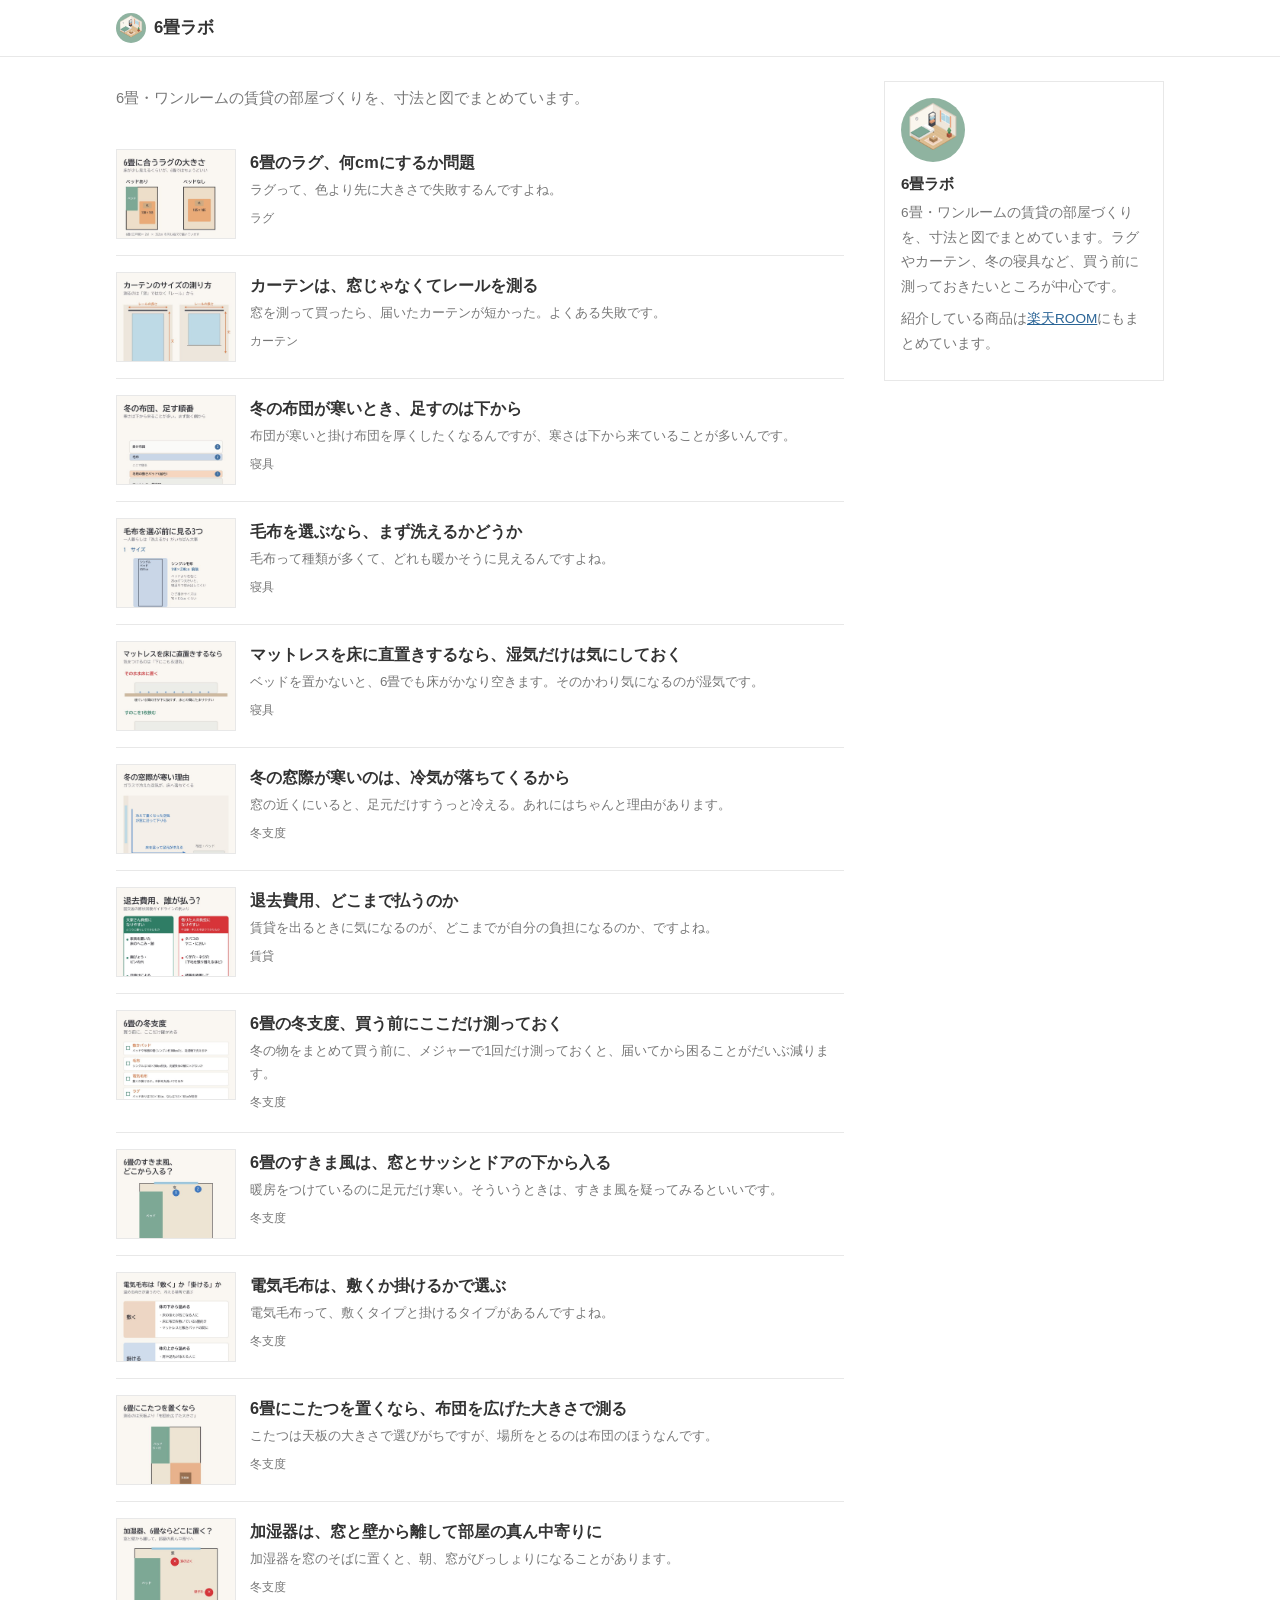
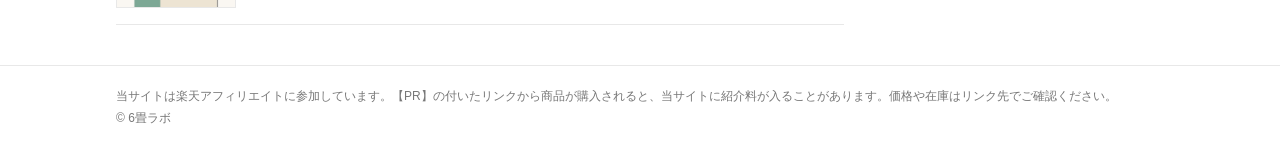
<file: docs/index.html>
<!doctype html>
<html lang="ja"><head><meta charset="utf-8"><meta name="viewport" content="width=device-width,initial-scale=1">
<title>6畳ラボ - 6畳・ワンルームの賃貸の部屋づくり</title><meta name="description" content="6畳・ワンルームの賃貸で暮らす人に向けて、ラグやカーテンの大きさ、冬の寝具、退去費用まで、買う前に知っておきたい寸法と置き方を図にしています。"><link rel="canonical" href="https://kame6493-del.github.io/6jo-lab/">
<meta property="og:site_name" content="6畳ラボ"><meta property="og:title" content="6畳ラボ - 6畳・ワンルームの賃貸の部屋づくり"><meta property="og:description" content="6畳・ワンルームの賃貸で暮らす人に向けて、ラグやカーテンの大きさ、冬の寝具、退去費用まで、買う前に知っておきたい寸法と置き方を図にしています。"><meta property="og:type" content="website"><meta property="og:url" content="https://kame6493-del.github.io/6jo-lab/"><meta property="og:image" content="https://kame6493-del.github.io/6jo-lab/img/rug-size.jpg">
<meta name="twitter:card" content="summary_large_image"><link rel="icon" href="img/icon.png"><link rel="stylesheet" href="style.css"></head>
<body><div class="site"><div class="in"><a href="./"><img src="img/icon.png" alt="">6畳ラボ</a></div></div>
<div class="wrap"><main><p class="intro">6畳・ワンルームの賃貸の部屋づくりを、寸法と図でまとめています。</p>
<div class="list"><a href="rug-size.html"><img src="img/rug-size-thumb.jpg" alt="" loading="lazy" width="120" height="90"><div><h2>6畳のラグ、何cmにするか問題</h2><p>ラグって、色より先に大きさで失敗するんですよね。</p><small>ラグ</small></div></a><a href="curtain-size.html"><img src="img/curtain-size-thumb.jpg" alt="" loading="lazy" width="120" height="90"><div><h2>カーテンは、窓じゃなくてレールを測る</h2><p>窓を測って買ったら、届いたカーテンが短かった。よくある失敗です。</p><small>カーテン</small></div></a><a href="winter-futon.html"><img src="img/winter-futon-thumb.jpg" alt="" loading="lazy" width="120" height="90"><div><h2>冬の布団が寒いとき、足すのは下から</h2><p>布団が寒いと掛け布団を厚くしたくなるんですが、寒さは下から来ていることが多いんです。</p><small>寝具</small></div></a><a href="moufu.html"><img src="img/moufu-thumb.jpg" alt="" loading="lazy" width="120" height="90"><div><h2>毛布を選ぶなら、まず洗えるかどうか</h2><p>毛布って種類が多くて、どれも暖かそうに見えるんですよね。</p><small>寝具</small></div></a><a href="mattress.html"><img src="img/mattress-thumb.jpg" alt="" loading="lazy" width="120" height="90"><div><h2>マットレスを床に直置きするなら、湿気だけは気にしておく</h2><p>ベッドを置かないと、6畳でも床がかなり空きます。そのかわり気になるのが湿気です。</p><small>寝具</small></div></a><a href="mado-reiki.html"><img src="img/mado-reiki-thumb.jpg" alt="" loading="lazy" width="120" height="90"><div><h2>冬の窓際が寒いのは、冷気が落ちてくるから</h2><p>窓の近くにいると、足元だけすうっと冷える。あれにはちゃんと理由があります。</p><small>冬支度</small></div></a><a href="taikyo.html"><img src="img/taikyo-thumb.jpg" alt="" loading="lazy" width="120" height="90"><div><h2>退去費用、どこまで払うのか</h2><p>賃貸を出るときに気になるのが、どこまでが自分の負担になるのか、ですよね。</p><small>賃貸</small></div></a><a href="fuyu-checklist.html"><img src="img/fuyu-checklist-thumb.jpg" alt="" loading="lazy" width="120" height="90"><div><h2>6畳の冬支度、買う前にここだけ測っておく</h2><p>冬の物をまとめて買う前に、メジャーで1回だけ測っておくと、届いてから困ることがだいぶ減ります。</p><small>冬支度</small></div></a><a href="sukimakaze.html"><img src="img/sukimakaze-thumb.jpg" alt="" loading="lazy" width="120" height="90"><div><h2>6畳のすきま風は、窓とサッシとドアの下から入る</h2><p>暖房をつけているのに足元だけ寒い。そういうときは、すきま風を疑ってみるといいです。</p><small>冬支度</small></div></a><a href="denki-moufu.html"><img src="img/denki-moufu-thumb.jpg" alt="" loading="lazy" width="120" height="90"><div><h2>電気毛布は、敷くか掛けるかで選ぶ</h2><p>電気毛布って、敷くタイプと掛けるタイプがあるんですよね。</p><small>冬支度</small></div></a><a href="kotatsu.html"><img src="img/kotatsu-thumb.jpg" alt="" loading="lazy" width="120" height="90"><div><h2>6畳にこたつを置くなら、布団を広げた大きさで測る</h2><p>こたつは天板の大きさで選びがちですが、場所をとるのは布団のほうなんです。</p><small>冬支度</small></div></a><a href="kashitsuki.html"><img src="img/kashitsuki-thumb.jpg" alt="" loading="lazy" width="120" height="90"><div><h2>加湿器は、窓と壁から離して部屋の真ん中寄りに</h2><p>加湿器を窓のそばに置くと、朝、窓がびっしょりになることがあります。</p><small>冬支度</small></div></a></div></main>
<aside><div class="box"><img src="img/icon.png" alt=""><b>6畳ラボ</b><p>6畳・ワンルームの賃貸の部屋づくりを、寸法と図でまとめています。ラグやカーテン、冬の寝具など、買う前に測っておきたいところが中心です。</p><p>紹介している商品は<a href="https://room.rakuten.co.jp/room_1c124220fb/items">楽天ROOM</a>にもまとめています。</p></div></aside></div>
<footer><div class="in">当サイトは楽天アフィリエイトに参加しています。【PR】の付いたリンクから商品が購入されると、当サイトに紹介料が入ることがあります。価格や在庫はリンク先でご確認ください。<br>© 6畳ラボ</div></footer>
</body></html>
</file>
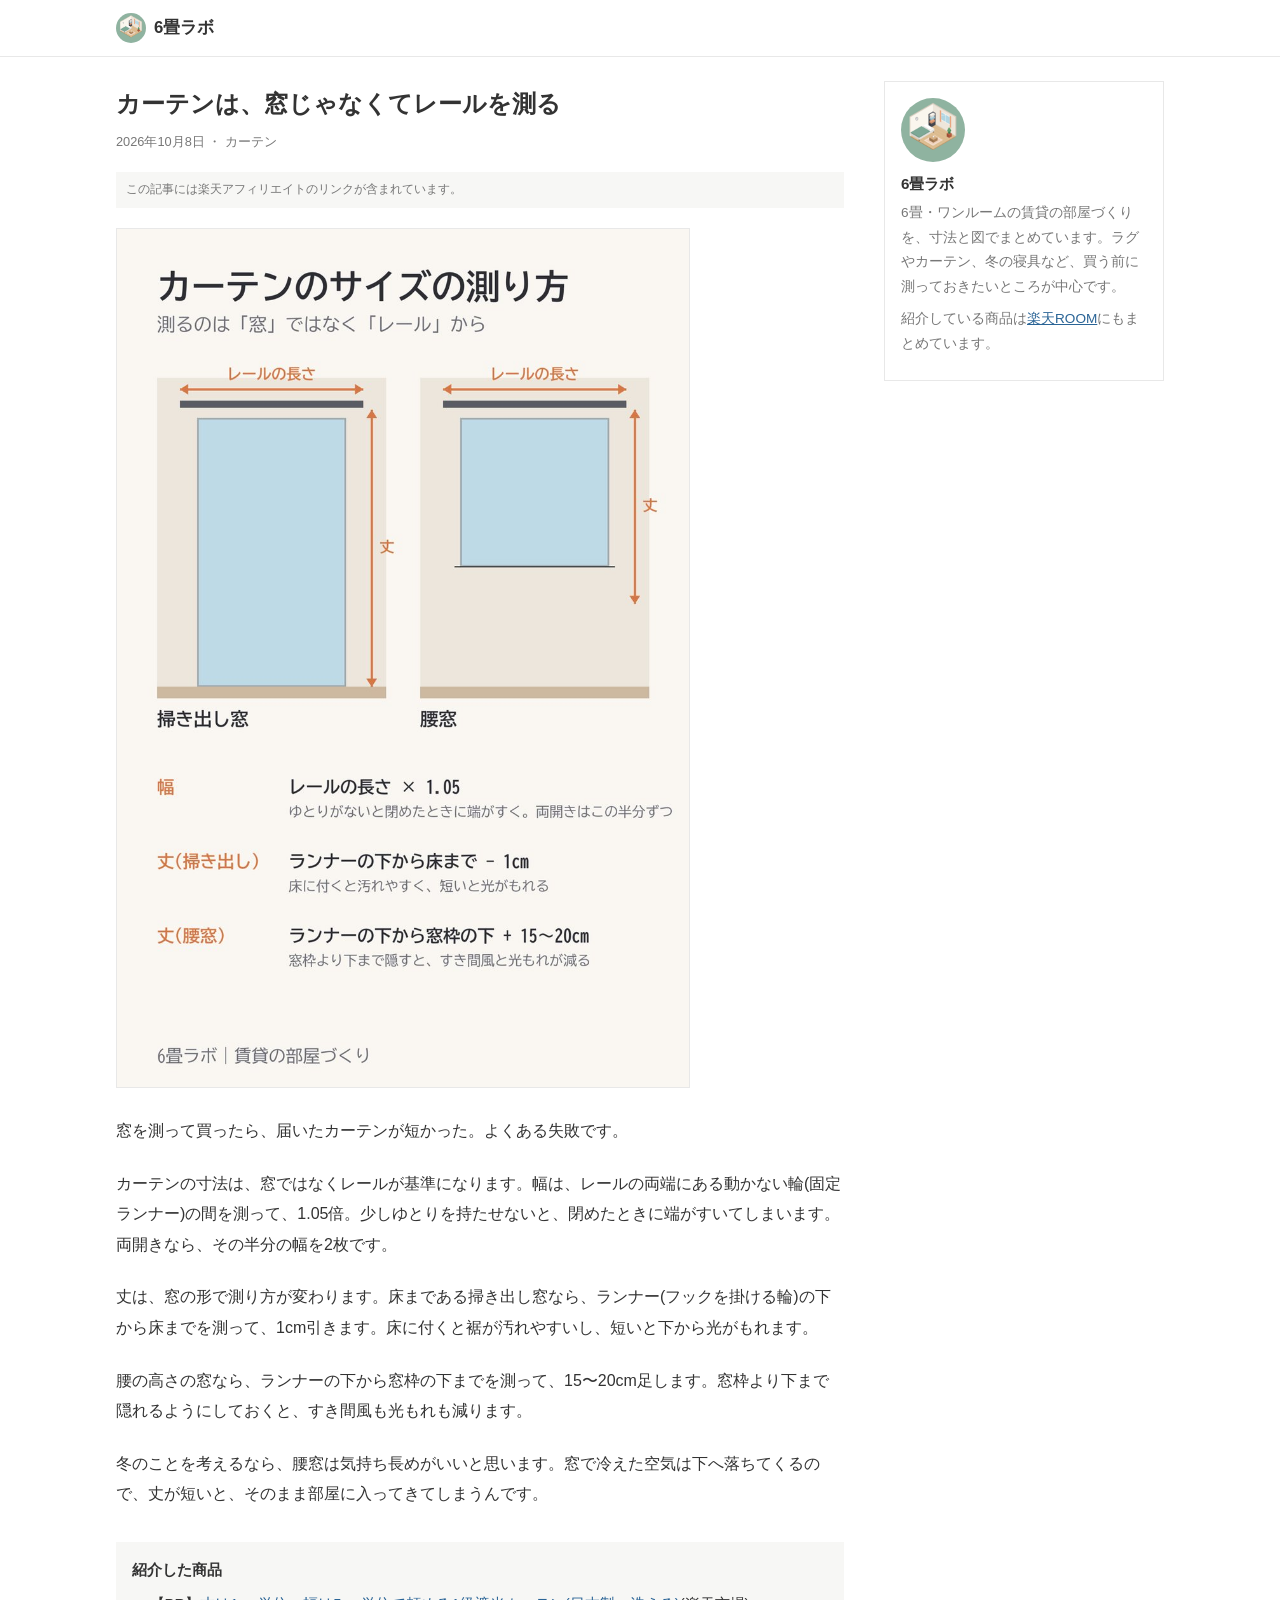
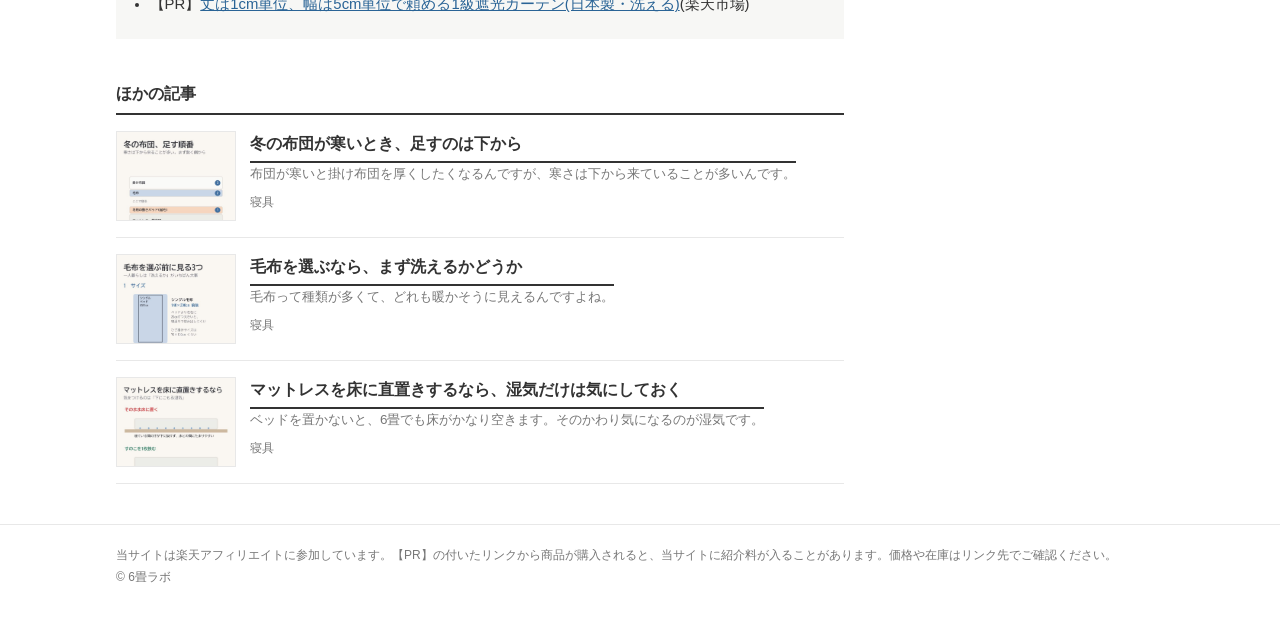
<file: docs/curtain-size.html>
<!doctype html>
<html lang="ja"><head><meta charset="utf-8"><meta name="viewport" content="width=device-width,initial-scale=1">
<title>カーテンは、窓じゃなくてレールを測る - 6畳ラボ</title><meta name="description" content="カーテンの幅はレールの固定ランナーの間×1.05、丈は掃き出し窓ならランナーの下から床まで−1cm、腰窓なら窓枠の下+15〜20cm。"><link rel="canonical" href="https://kame6493-del.github.io/6jo-lab/curtain-size.html">
<meta property="og:site_name" content="6畳ラボ"><meta property="og:title" content="カーテンは、窓じゃなくてレールを測る - 6畳ラボ"><meta property="og:description" content="カーテンの幅はレールの固定ランナーの間×1.05、丈は掃き出し窓ならランナーの下から床まで−1cm、腰窓なら窓枠の下+15〜20cm。"><meta property="og:type" content="article"><meta property="og:url" content="https://kame6493-del.github.io/6jo-lab/curtain-size.html"><meta property="og:image" content="https://kame6493-del.github.io/6jo-lab/img/curtain-size.jpg">
<meta name="twitter:card" content="summary_large_image"><link rel="icon" href="img/icon.png"><link rel="stylesheet" href="style.css"></head>
<body><div class="site"><div class="in"><a href="./"><img src="img/icon.png" alt="">6畳ラボ</a></div></div>
<div class="wrap"><main><article>
<h1>カーテンは、窓じゃなくてレールを測る</h1>
<p class="meta">2026年10月8日 ・ カーテン</p>
<p class="pr-note">この記事には楽天アフィリエイトのリンクが含まれています。</p>
<figure><img src="img/curtain-size.jpg" alt="カーテンは、窓じゃなくてレールを測る" width="900" height="1350"></figure>
<p>窓を測って買ったら、届いたカーテンが短かった。よくある失敗です。</p><p>カーテンの寸法は、窓ではなくレールが基準になります。幅は、レールの両端にある動かない輪(固定ランナー)の間を測って、1.05倍。少しゆとりを持たせないと、閉めたときに端がすいてしまいます。両開きなら、その半分の幅を2枚です。</p><p>丈は、窓の形で測り方が変わります。床まである掃き出し窓なら、ランナー(フックを掛ける輪)の下から床までを測って、1cm引きます。床に付くと裾が汚れやすいし、短いと下から光がもれます。</p><p>腰の高さの窓なら、ランナーの下から窓枠の下までを測って、15〜20cm足します。窓枠より下まで隠れるようにしておくと、すき間風も光もれも減ります。</p><p>冬のことを考えるなら、腰窓は気持ち長めがいいと思います。窓で冷えた空気は下へ落ちてくるので、丈が短いと、そのまま部屋に入ってきてしまうんです。</p>
<div class="items"><h2>紹介した商品</h2><ul><li>【PR】<a href="https://a.r10.to/hPsTgB" rel="sponsored noopener" target="_blank">丈は1cm単位、幅は5cm単位で頼める1級遮光カーテン(日本製・洗える)</a>(楽天市場)</li></ul></div>
</article>
<section class="related"><h2>ほかの記事</h2><div class="list"><a href="winter-futon.html"><img src="img/winter-futon-thumb.jpg" alt="" loading="lazy" width="120" height="90"><div><h2>冬の布団が寒いとき、足すのは下から</h2><p>布団が寒いと掛け布団を厚くしたくなるんですが、寒さは下から来ていることが多いんです。</p><small>寝具</small></div></a><a href="moufu.html"><img src="img/moufu-thumb.jpg" alt="" loading="lazy" width="120" height="90"><div><h2>毛布を選ぶなら、まず洗えるかどうか</h2><p>毛布って種類が多くて、どれも暖かそうに見えるんですよね。</p><small>寝具</small></div></a><a href="mattress.html"><img src="img/mattress-thumb.jpg" alt="" loading="lazy" width="120" height="90"><div><h2>マットレスを床に直置きするなら、湿気だけは気にしておく</h2><p>ベッドを置かないと、6畳でも床がかなり空きます。そのかわり気になるのが湿気です。</p><small>寝具</small></div></a></div></section></main>
<aside><div class="box"><img src="img/icon.png" alt=""><b>6畳ラボ</b><p>6畳・ワンルームの賃貸の部屋づくりを、寸法と図でまとめています。ラグやカーテン、冬の寝具など、買う前に測っておきたいところが中心です。</p><p>紹介している商品は<a href="https://room.rakuten.co.jp/room_1c124220fb/items">楽天ROOM</a>にもまとめています。</p></div></aside></div>
<footer><div class="in">当サイトは楽天アフィリエイトに参加しています。【PR】の付いたリンクから商品が購入されると、当サイトに紹介料が入ることがあります。価格や在庫はリンク先でご確認ください。<br>© 6畳ラボ</div></footer>
</body></html>
</file>
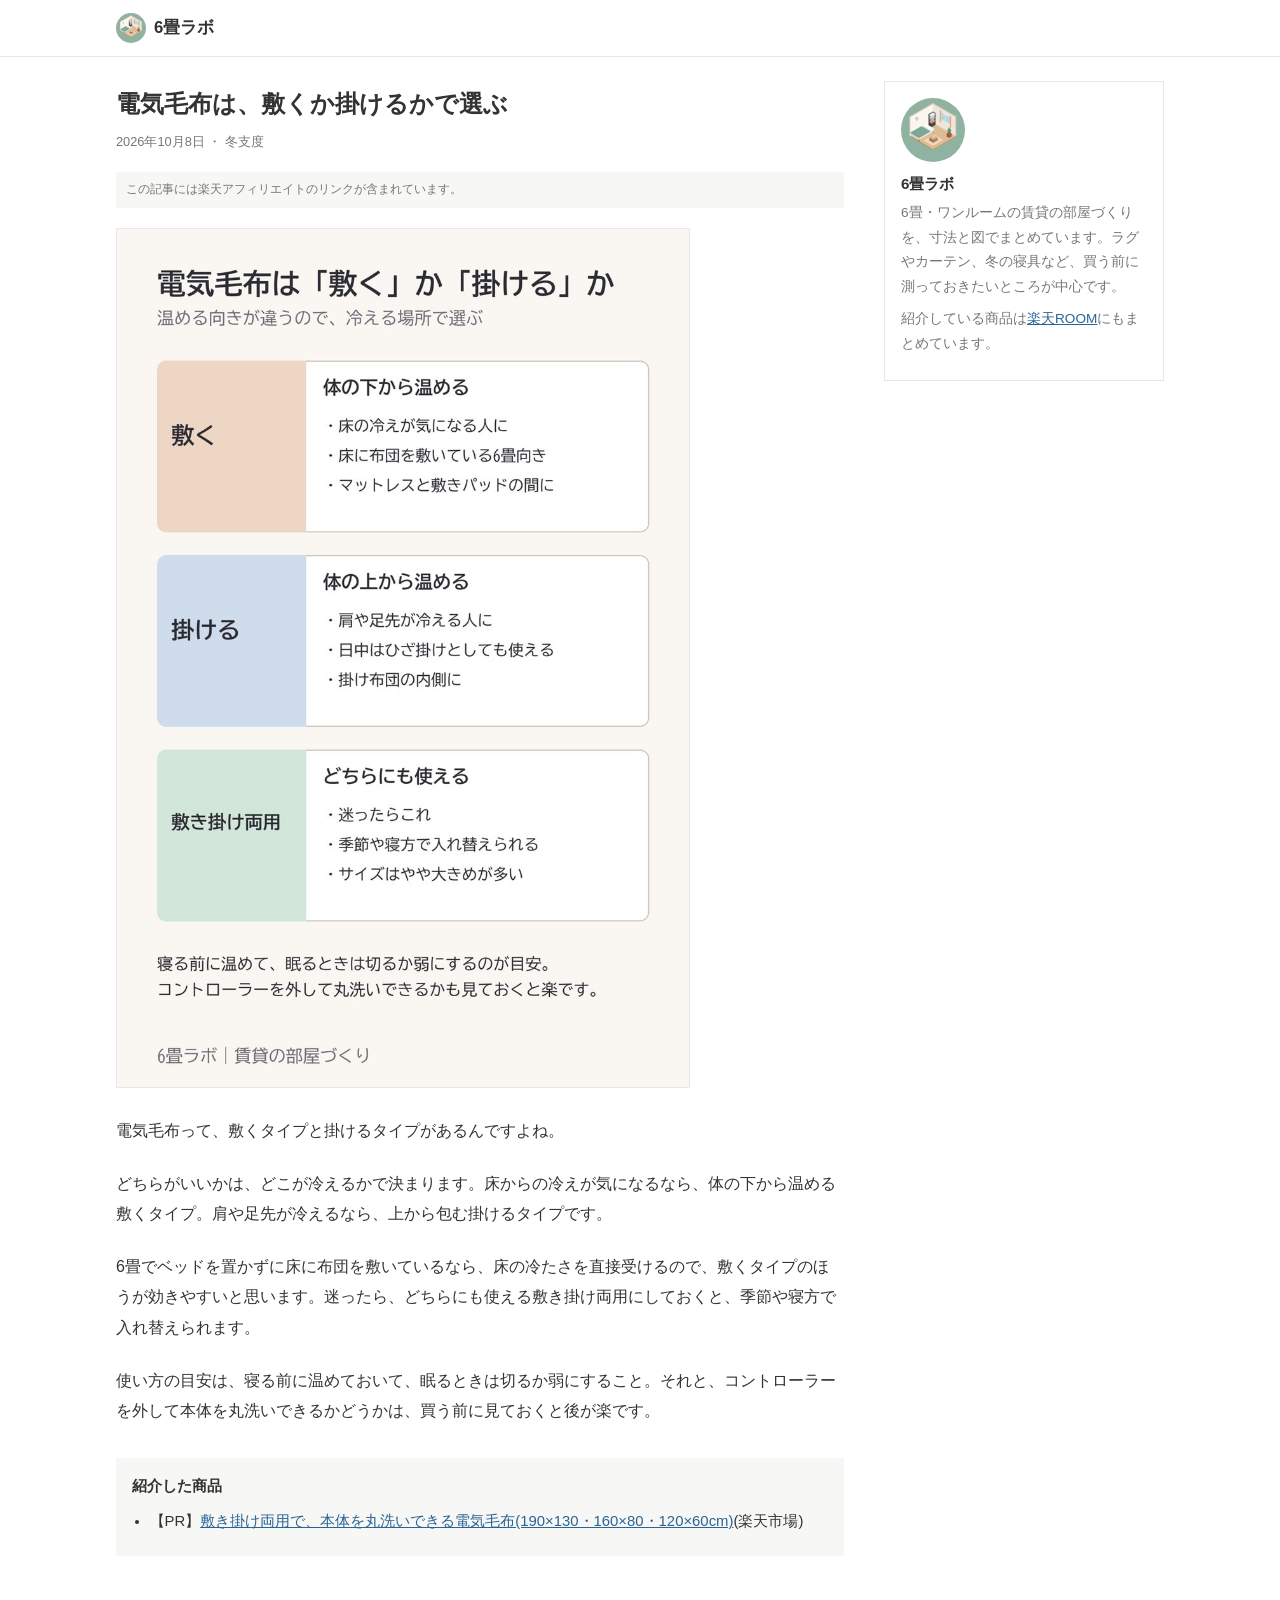
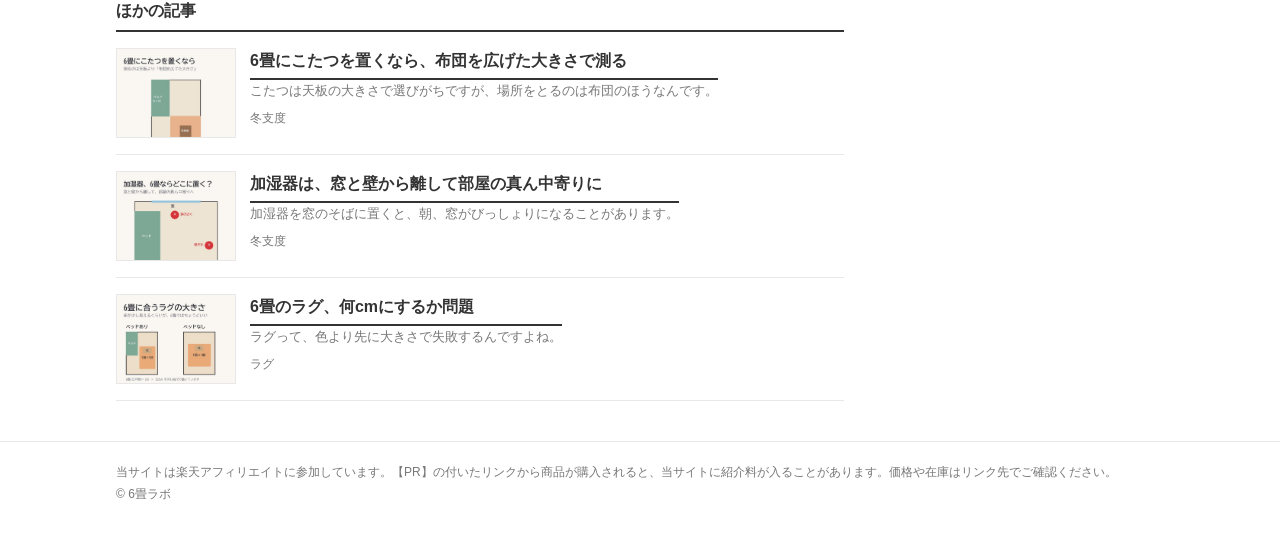
<file: docs/denki-moufu.html>
<!doctype html>
<html lang="ja"><head><meta charset="utf-8"><meta name="viewport" content="width=device-width,initial-scale=1">
<title>電気毛布は、敷くか掛けるかで選ぶ - 6畳ラボ</title><meta name="description" content="電気毛布は、床の冷えが気になるなら敷くタイプ、肩や足先が冷えるなら掛けるタイプ。迷ったら敷き掛け両用。寝るときは切るか弱が目安。"><link rel="canonical" href="https://kame6493-del.github.io/6jo-lab/denki-moufu.html">
<meta property="og:site_name" content="6畳ラボ"><meta property="og:title" content="電気毛布は、敷くか掛けるかで選ぶ - 6畳ラボ"><meta property="og:description" content="電気毛布は、床の冷えが気になるなら敷くタイプ、肩や足先が冷えるなら掛けるタイプ。迷ったら敷き掛け両用。寝るときは切るか弱が目安。"><meta property="og:type" content="article"><meta property="og:url" content="https://kame6493-del.github.io/6jo-lab/denki-moufu.html"><meta property="og:image" content="https://kame6493-del.github.io/6jo-lab/img/denki-moufu.jpg">
<meta name="twitter:card" content="summary_large_image"><link rel="icon" href="img/icon.png"><link rel="stylesheet" href="style.css"></head>
<body><div class="site"><div class="in"><a href="./"><img src="img/icon.png" alt="">6畳ラボ</a></div></div>
<div class="wrap"><main><article>
<h1>電気毛布は、敷くか掛けるかで選ぶ</h1>
<p class="meta">2026年10月8日 ・ 冬支度</p>
<p class="pr-note">この記事には楽天アフィリエイトのリンクが含まれています。</p>
<figure><img src="img/denki-moufu.jpg" alt="電気毛布は、敷くか掛けるかで選ぶ" width="900" height="1350"></figure>
<p>電気毛布って、敷くタイプと掛けるタイプがあるんですよね。</p><p>どちらがいいかは、どこが冷えるかで決まります。床からの冷えが気になるなら、体の下から温める敷くタイプ。肩や足先が冷えるなら、上から包む掛けるタイプです。</p><p>6畳でベッドを置かずに床に布団を敷いているなら、床の冷たさを直接受けるので、敷くタイプのほうが効きやすいと思います。迷ったら、どちらにも使える敷き掛け両用にしておくと、季節や寝方で入れ替えられます。</p><p>使い方の目安は、寝る前に温めておいて、眠るときは切るか弱にすること。それと、コントローラーを外して本体を丸洗いできるかどうかは、買う前に見ておくと後が楽です。</p>
<div class="items"><h2>紹介した商品</h2><ul><li>【PR】<a href="https://a.r10.to/h8spgD" rel="sponsored noopener" target="_blank">敷き掛け両用で、本体を丸洗いできる電気毛布(190×130・160×80・120×60cm)</a>(楽天市場)</li></ul></div>
</article>
<section class="related"><h2>ほかの記事</h2><div class="list"><a href="kotatsu.html"><img src="img/kotatsu-thumb.jpg" alt="" loading="lazy" width="120" height="90"><div><h2>6畳にこたつを置くなら、布団を広げた大きさで測る</h2><p>こたつは天板の大きさで選びがちですが、場所をとるのは布団のほうなんです。</p><small>冬支度</small></div></a><a href="kashitsuki.html"><img src="img/kashitsuki-thumb.jpg" alt="" loading="lazy" width="120" height="90"><div><h2>加湿器は、窓と壁から離して部屋の真ん中寄りに</h2><p>加湿器を窓のそばに置くと、朝、窓がびっしょりになることがあります。</p><small>冬支度</small></div></a><a href="rug-size.html"><img src="img/rug-size-thumb.jpg" alt="" loading="lazy" width="120" height="90"><div><h2>6畳のラグ、何cmにするか問題</h2><p>ラグって、色より先に大きさで失敗するんですよね。</p><small>ラグ</small></div></a></div></section></main>
<aside><div class="box"><img src="img/icon.png" alt=""><b>6畳ラボ</b><p>6畳・ワンルームの賃貸の部屋づくりを、寸法と図でまとめています。ラグやカーテン、冬の寝具など、買う前に測っておきたいところが中心です。</p><p>紹介している商品は<a href="https://room.rakuten.co.jp/room_1c124220fb/items">楽天ROOM</a>にもまとめています。</p></div></aside></div>
<footer><div class="in">当サイトは楽天アフィリエイトに参加しています。【PR】の付いたリンクから商品が購入されると、当サイトに紹介料が入ることがあります。価格や在庫はリンク先でご確認ください。<br>© 6畳ラボ</div></footer>
</body></html>
</file>
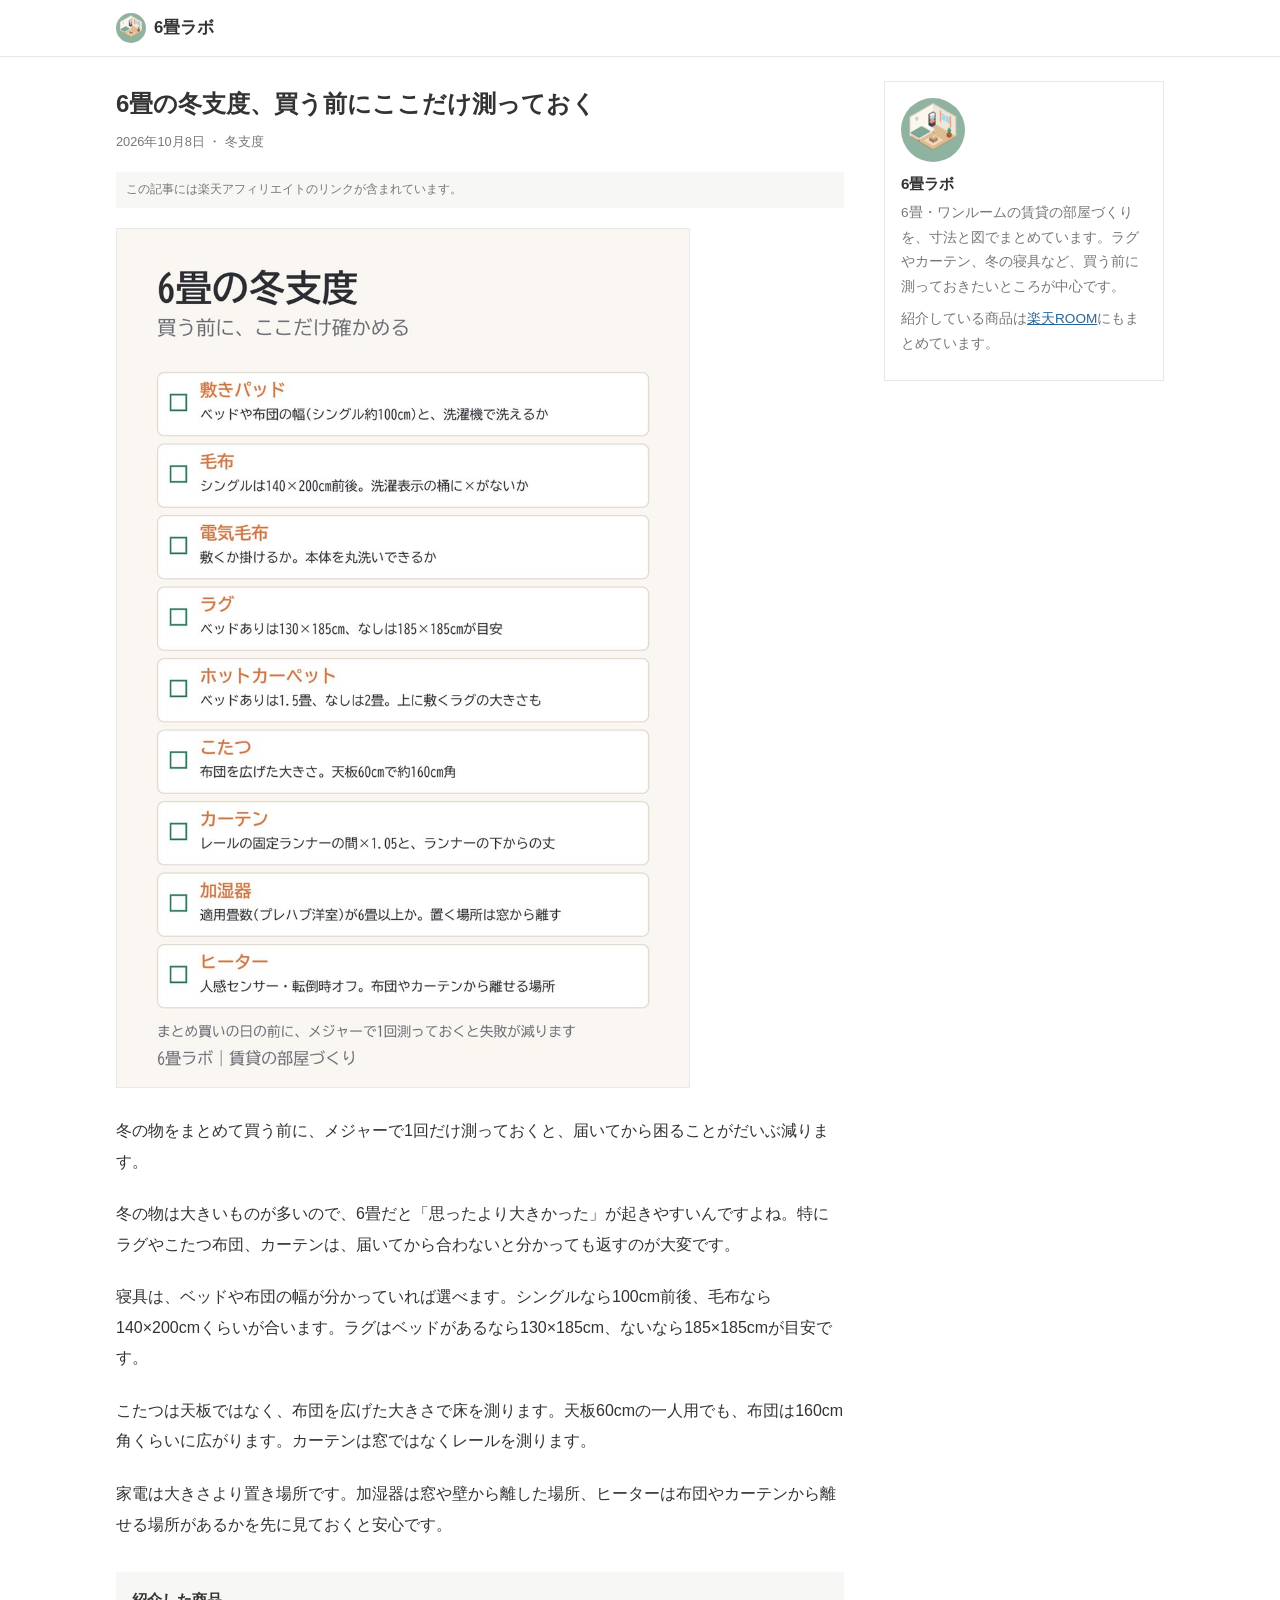
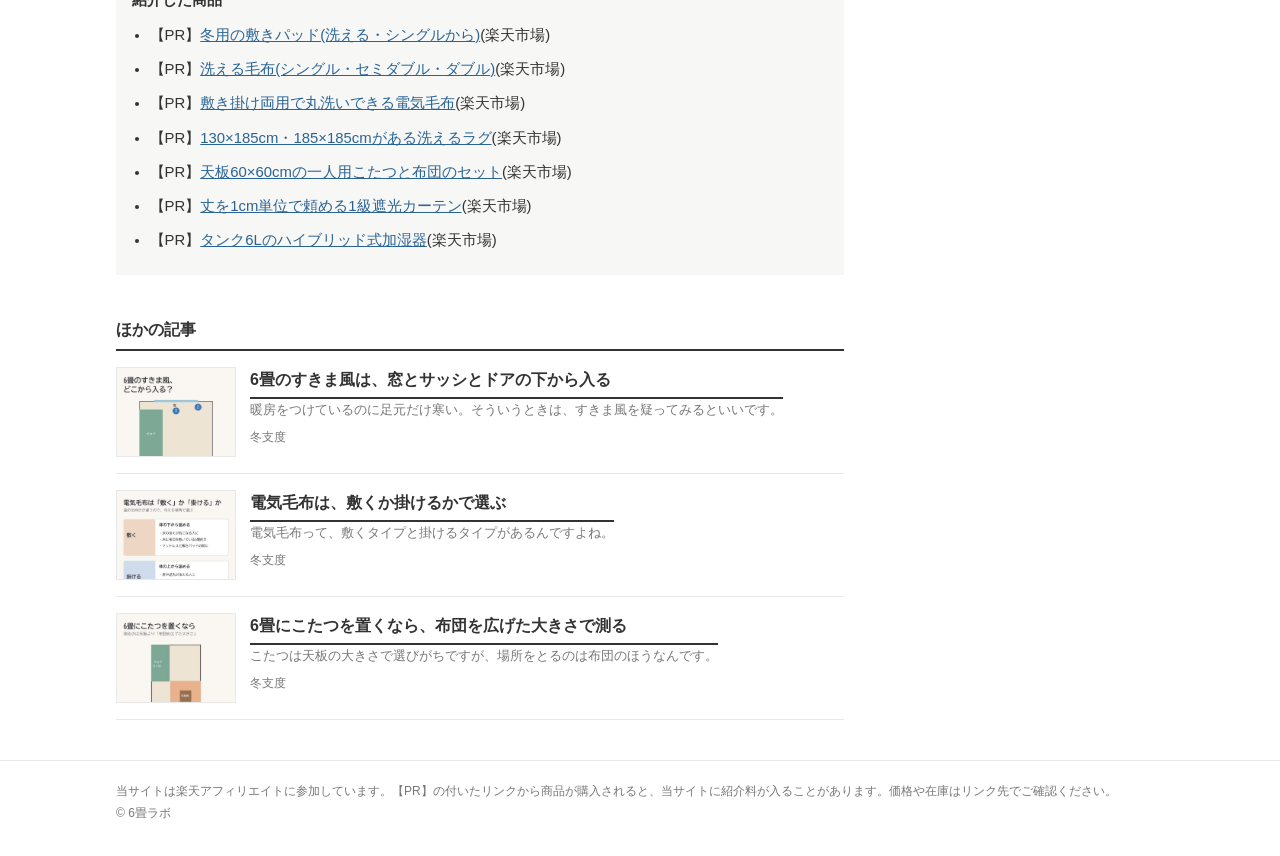
<file: docs/fuyu-checklist.html>
<!doctype html>
<html lang="ja"><head><meta charset="utf-8"><meta name="viewport" content="width=device-width,initial-scale=1">
<title>6畳の冬支度、買う前にここだけ測っておく - 6畳ラボ</title><meta name="description" content="6畳・一人暮らしの冬支度で、敷きパッド・毛布・電気毛布・ラグ・ホットカーペット・こたつ・カーテン・加湿器・ヒーターを買う前に確かめるところを1枚にまとめました。"><link rel="canonical" href="https://kame6493-del.github.io/6jo-lab/fuyu-checklist.html">
<meta property="og:site_name" content="6畳ラボ"><meta property="og:title" content="6畳の冬支度、買う前にここだけ測っておく - 6畳ラボ"><meta property="og:description" content="6畳・一人暮らしの冬支度で、敷きパッド・毛布・電気毛布・ラグ・ホットカーペット・こたつ・カーテン・加湿器・ヒーターを買う前に確かめるところを1枚にまとめました。"><meta property="og:type" content="article"><meta property="og:url" content="https://kame6493-del.github.io/6jo-lab/fuyu-checklist.html"><meta property="og:image" content="https://kame6493-del.github.io/6jo-lab/img/fuyu-checklist.jpg">
<meta name="twitter:card" content="summary_large_image"><link rel="icon" href="img/icon.png"><link rel="stylesheet" href="style.css"></head>
<body><div class="site"><div class="in"><a href="./"><img src="img/icon.png" alt="">6畳ラボ</a></div></div>
<div class="wrap"><main><article>
<h1>6畳の冬支度、買う前にここだけ測っておく</h1>
<p class="meta">2026年10月8日 ・ 冬支度</p>
<p class="pr-note">この記事には楽天アフィリエイトのリンクが含まれています。</p>
<figure><img src="img/fuyu-checklist.jpg" alt="6畳の冬支度、買う前にここだけ測っておく" width="900" height="1350"></figure>
<p>冬の物をまとめて買う前に、メジャーで1回だけ測っておくと、届いてから困ることがだいぶ減ります。</p><p>冬の物は大きいものが多いので、6畳だと「思ったより大きかった」が起きやすいんですよね。特にラグやこたつ布団、カーテンは、届いてから合わないと分かっても返すのが大変です。</p><p>寝具は、ベッドや布団の幅が分かっていれば選べます。シングルなら100cm前後、毛布なら140×200cmくらいが合います。ラグはベッドがあるなら130×185cm、ないなら185×185cmが目安です。</p><p>こたつは天板ではなく、布団を広げた大きさで床を測ります。天板60cmの一人用でも、布団は160cm角くらいに広がります。カーテンは窓ではなくレールを測ります。</p><p>家電は大きさより置き場所です。加湿器は窓や壁から離した場所、ヒーターは布団やカーテンから離せる場所があるかを先に見ておくと安心です。</p>
<div class="items"><h2>紹介した商品</h2><ul><li>【PR】<a href="https://a.r10.to/hgG3qt" rel="sponsored noopener" target="_blank">冬用の敷きパッド(洗える・シングルから)</a>(楽天市場)</li><li>【PR】<a href="https://a.r10.to/hFOkGj" rel="sponsored noopener" target="_blank">洗える毛布(シングル・セミダブル・ダブル)</a>(楽天市場)</li><li>【PR】<a href="https://a.r10.to/h8spgD" rel="sponsored noopener" target="_blank">敷き掛け両用で丸洗いできる電気毛布</a>(楽天市場)</li><li>【PR】<a href="https://a.r10.to/hFh9AF" rel="sponsored noopener" target="_blank">130×185cm・185×185cmがある洗えるラグ</a>(楽天市場)</li><li>【PR】<a href="https://a.r10.to/h5ldHu" rel="sponsored noopener" target="_blank">天板60×60cmの一人用こたつと布団のセット</a>(楽天市場)</li><li>【PR】<a href="https://a.r10.to/hPsTgB" rel="sponsored noopener" target="_blank">丈を1cm単位で頼める1級遮光カーテン</a>(楽天市場)</li><li>【PR】<a href="https://a.r10.to/hYgP7e" rel="sponsored noopener" target="_blank">タンク6Lのハイブリッド式加湿器</a>(楽天市場)</li></ul></div>
</article>
<section class="related"><h2>ほかの記事</h2><div class="list"><a href="sukimakaze.html"><img src="img/sukimakaze-thumb.jpg" alt="" loading="lazy" width="120" height="90"><div><h2>6畳のすきま風は、窓とサッシとドアの下から入る</h2><p>暖房をつけているのに足元だけ寒い。そういうときは、すきま風を疑ってみるといいです。</p><small>冬支度</small></div></a><a href="denki-moufu.html"><img src="img/denki-moufu-thumb.jpg" alt="" loading="lazy" width="120" height="90"><div><h2>電気毛布は、敷くか掛けるかで選ぶ</h2><p>電気毛布って、敷くタイプと掛けるタイプがあるんですよね。</p><small>冬支度</small></div></a><a href="kotatsu.html"><img src="img/kotatsu-thumb.jpg" alt="" loading="lazy" width="120" height="90"><div><h2>6畳にこたつを置くなら、布団を広げた大きさで測る</h2><p>こたつは天板の大きさで選びがちですが、場所をとるのは布団のほうなんです。</p><small>冬支度</small></div></a></div></section></main>
<aside><div class="box"><img src="img/icon.png" alt=""><b>6畳ラボ</b><p>6畳・ワンルームの賃貸の部屋づくりを、寸法と図でまとめています。ラグやカーテン、冬の寝具など、買う前に測っておきたいところが中心です。</p><p>紹介している商品は<a href="https://room.rakuten.co.jp/room_1c124220fb/items">楽天ROOM</a>にもまとめています。</p></div></aside></div>
<footer><div class="in">当サイトは楽天アフィリエイトに参加しています。【PR】の付いたリンクから商品が購入されると、当サイトに紹介料が入ることがあります。価格や在庫はリンク先でご確認ください。<br>© 6畳ラボ</div></footer>
</body></html>
</file>
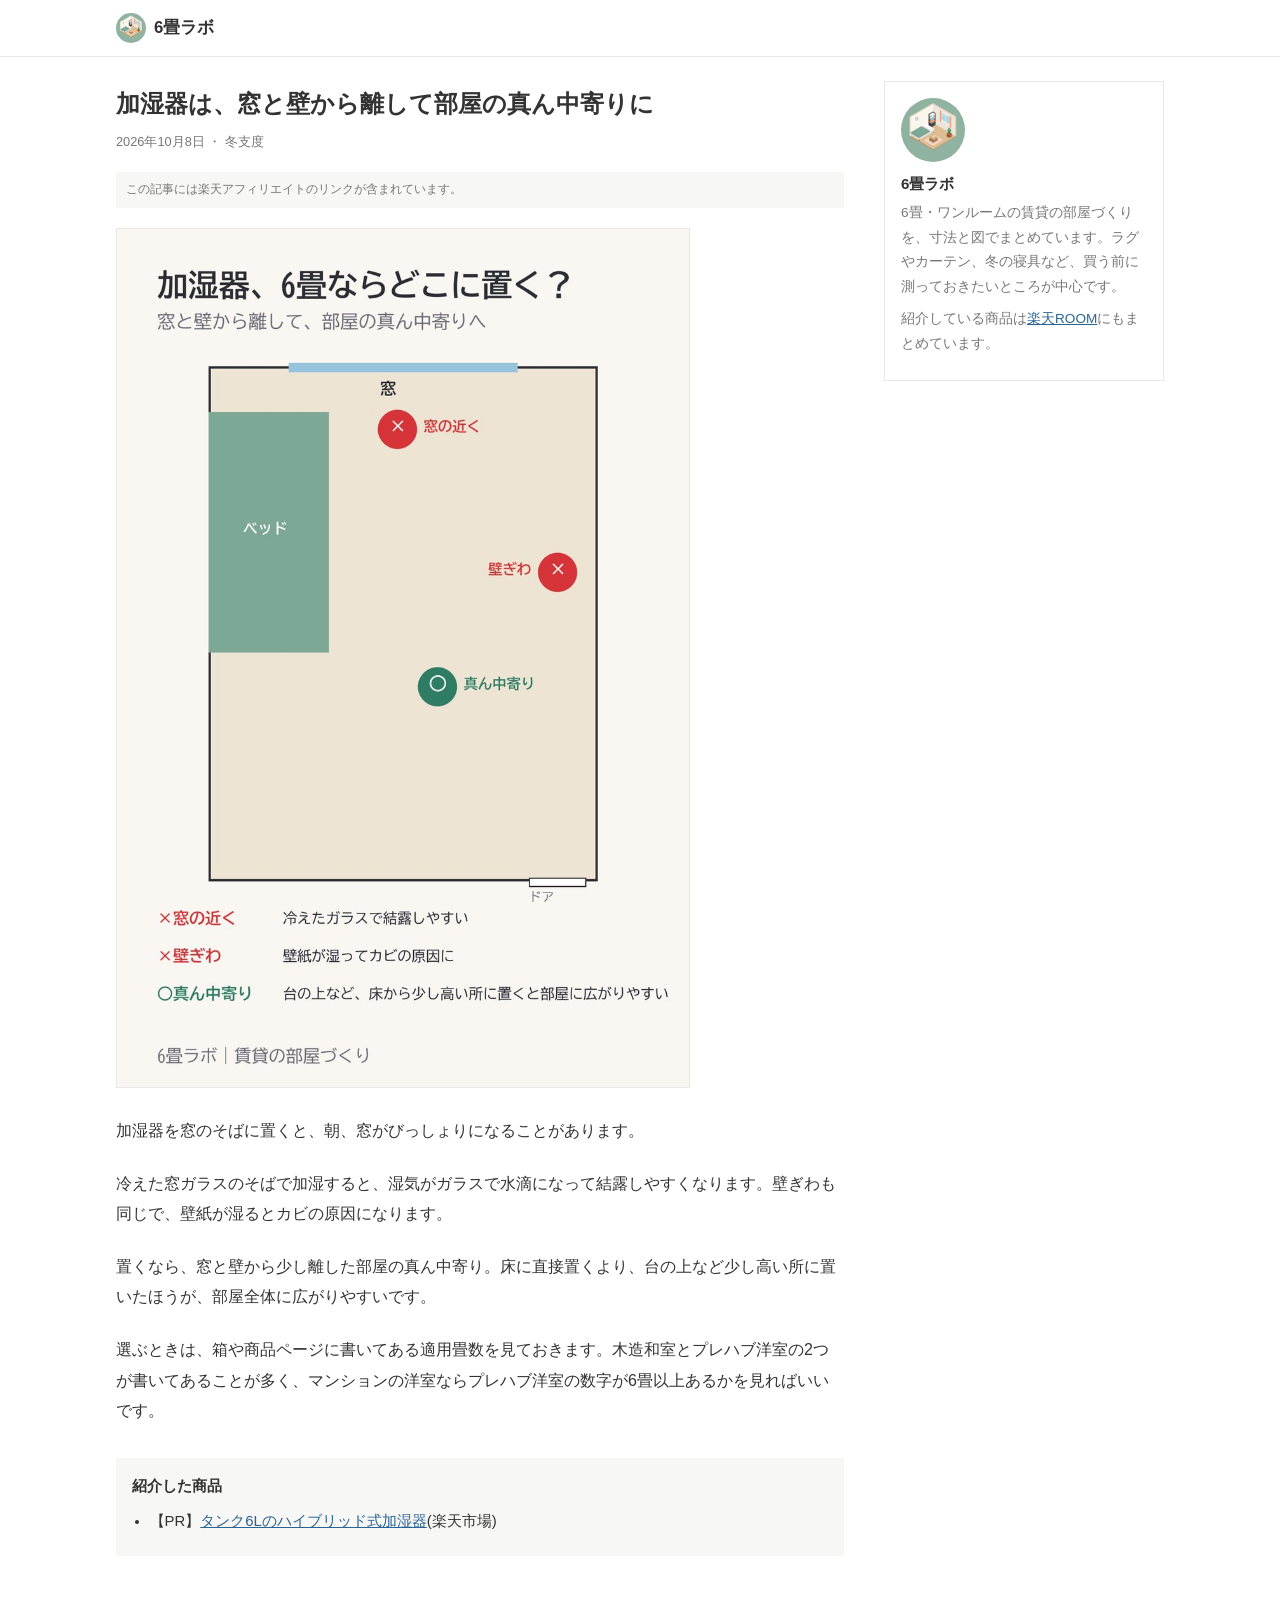
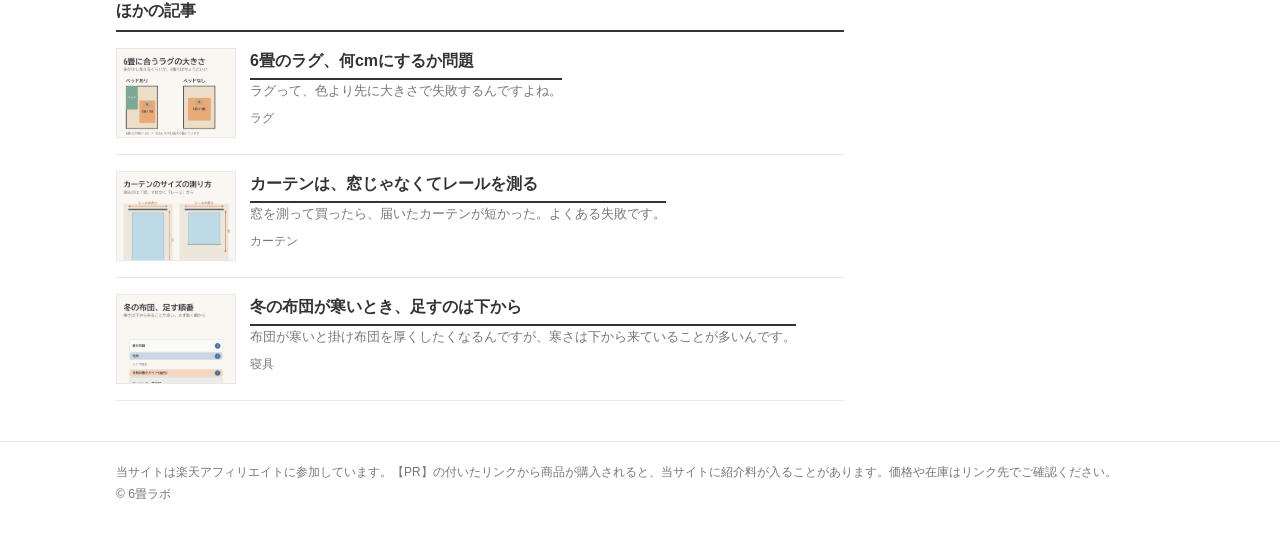
<file: docs/kashitsuki.html>
<!doctype html>
<html lang="ja"><head><meta charset="utf-8"><meta name="viewport" content="width=device-width,initial-scale=1">
<title>加湿器は、窓と壁から離して部屋の真ん中寄りに - 6畳ラボ</title><meta name="description" content="加湿器は窓の近くだと結露しやすく、壁ぎわだと壁紙が湿ってカビの原因に。部屋の真ん中寄りで、台の上など床から少し高い所に置くのが目安。"><link rel="canonical" href="https://kame6493-del.github.io/6jo-lab/kashitsuki.html">
<meta property="og:site_name" content="6畳ラボ"><meta property="og:title" content="加湿器は、窓と壁から離して部屋の真ん中寄りに - 6畳ラボ"><meta property="og:description" content="加湿器は窓の近くだと結露しやすく、壁ぎわだと壁紙が湿ってカビの原因に。部屋の真ん中寄りで、台の上など床から少し高い所に置くのが目安。"><meta property="og:type" content="article"><meta property="og:url" content="https://kame6493-del.github.io/6jo-lab/kashitsuki.html"><meta property="og:image" content="https://kame6493-del.github.io/6jo-lab/img/kashitsuki.jpg">
<meta name="twitter:card" content="summary_large_image"><link rel="icon" href="img/icon.png"><link rel="stylesheet" href="style.css"></head>
<body><div class="site"><div class="in"><a href="./"><img src="img/icon.png" alt="">6畳ラボ</a></div></div>
<div class="wrap"><main><article>
<h1>加湿器は、窓と壁から離して部屋の真ん中寄りに</h1>
<p class="meta">2026年10月8日 ・ 冬支度</p>
<p class="pr-note">この記事には楽天アフィリエイトのリンクが含まれています。</p>
<figure><img src="img/kashitsuki.jpg" alt="加湿器は、窓と壁から離して部屋の真ん中寄りに" width="900" height="1350"></figure>
<p>加湿器を窓のそばに置くと、朝、窓がびっしょりになることがあります。</p><p>冷えた窓ガラスのそばで加湿すると、湿気がガラスで水滴になって結露しやすくなります。壁ぎわも同じで、壁紙が湿るとカビの原因になります。</p><p>置くなら、窓と壁から少し離した部屋の真ん中寄り。床に直接置くより、台の上など少し高い所に置いたほうが、部屋全体に広がりやすいです。</p><p>選ぶときは、箱や商品ページに書いてある適用畳数を見ておきます。木造和室とプレハブ洋室の2つが書いてあることが多く、マンションの洋室ならプレハブ洋室の数字が6畳以上あるかを見ればいいです。</p>
<div class="items"><h2>紹介した商品</h2><ul><li>【PR】<a href="https://a.r10.to/hYgP7e" rel="sponsored noopener" target="_blank">タンク6Lのハイブリッド式加湿器</a>(楽天市場)</li></ul></div>
</article>
<section class="related"><h2>ほかの記事</h2><div class="list"><a href="rug-size.html"><img src="img/rug-size-thumb.jpg" alt="" loading="lazy" width="120" height="90"><div><h2>6畳のラグ、何cmにするか問題</h2><p>ラグって、色より先に大きさで失敗するんですよね。</p><small>ラグ</small></div></a><a href="curtain-size.html"><img src="img/curtain-size-thumb.jpg" alt="" loading="lazy" width="120" height="90"><div><h2>カーテンは、窓じゃなくてレールを測る</h2><p>窓を測って買ったら、届いたカーテンが短かった。よくある失敗です。</p><small>カーテン</small></div></a><a href="winter-futon.html"><img src="img/winter-futon-thumb.jpg" alt="" loading="lazy" width="120" height="90"><div><h2>冬の布団が寒いとき、足すのは下から</h2><p>布団が寒いと掛け布団を厚くしたくなるんですが、寒さは下から来ていることが多いんです。</p><small>寝具</small></div></a></div></section></main>
<aside><div class="box"><img src="img/icon.png" alt=""><b>6畳ラボ</b><p>6畳・ワンルームの賃貸の部屋づくりを、寸法と図でまとめています。ラグやカーテン、冬の寝具など、買う前に測っておきたいところが中心です。</p><p>紹介している商品は<a href="https://room.rakuten.co.jp/room_1c124220fb/items">楽天ROOM</a>にもまとめています。</p></div></aside></div>
<footer><div class="in">当サイトは楽天アフィリエイトに参加しています。【PR】の付いたリンクから商品が購入されると、当サイトに紹介料が入ることがあります。価格や在庫はリンク先でご確認ください。<br>© 6畳ラボ</div></footer>
</body></html>
</file>
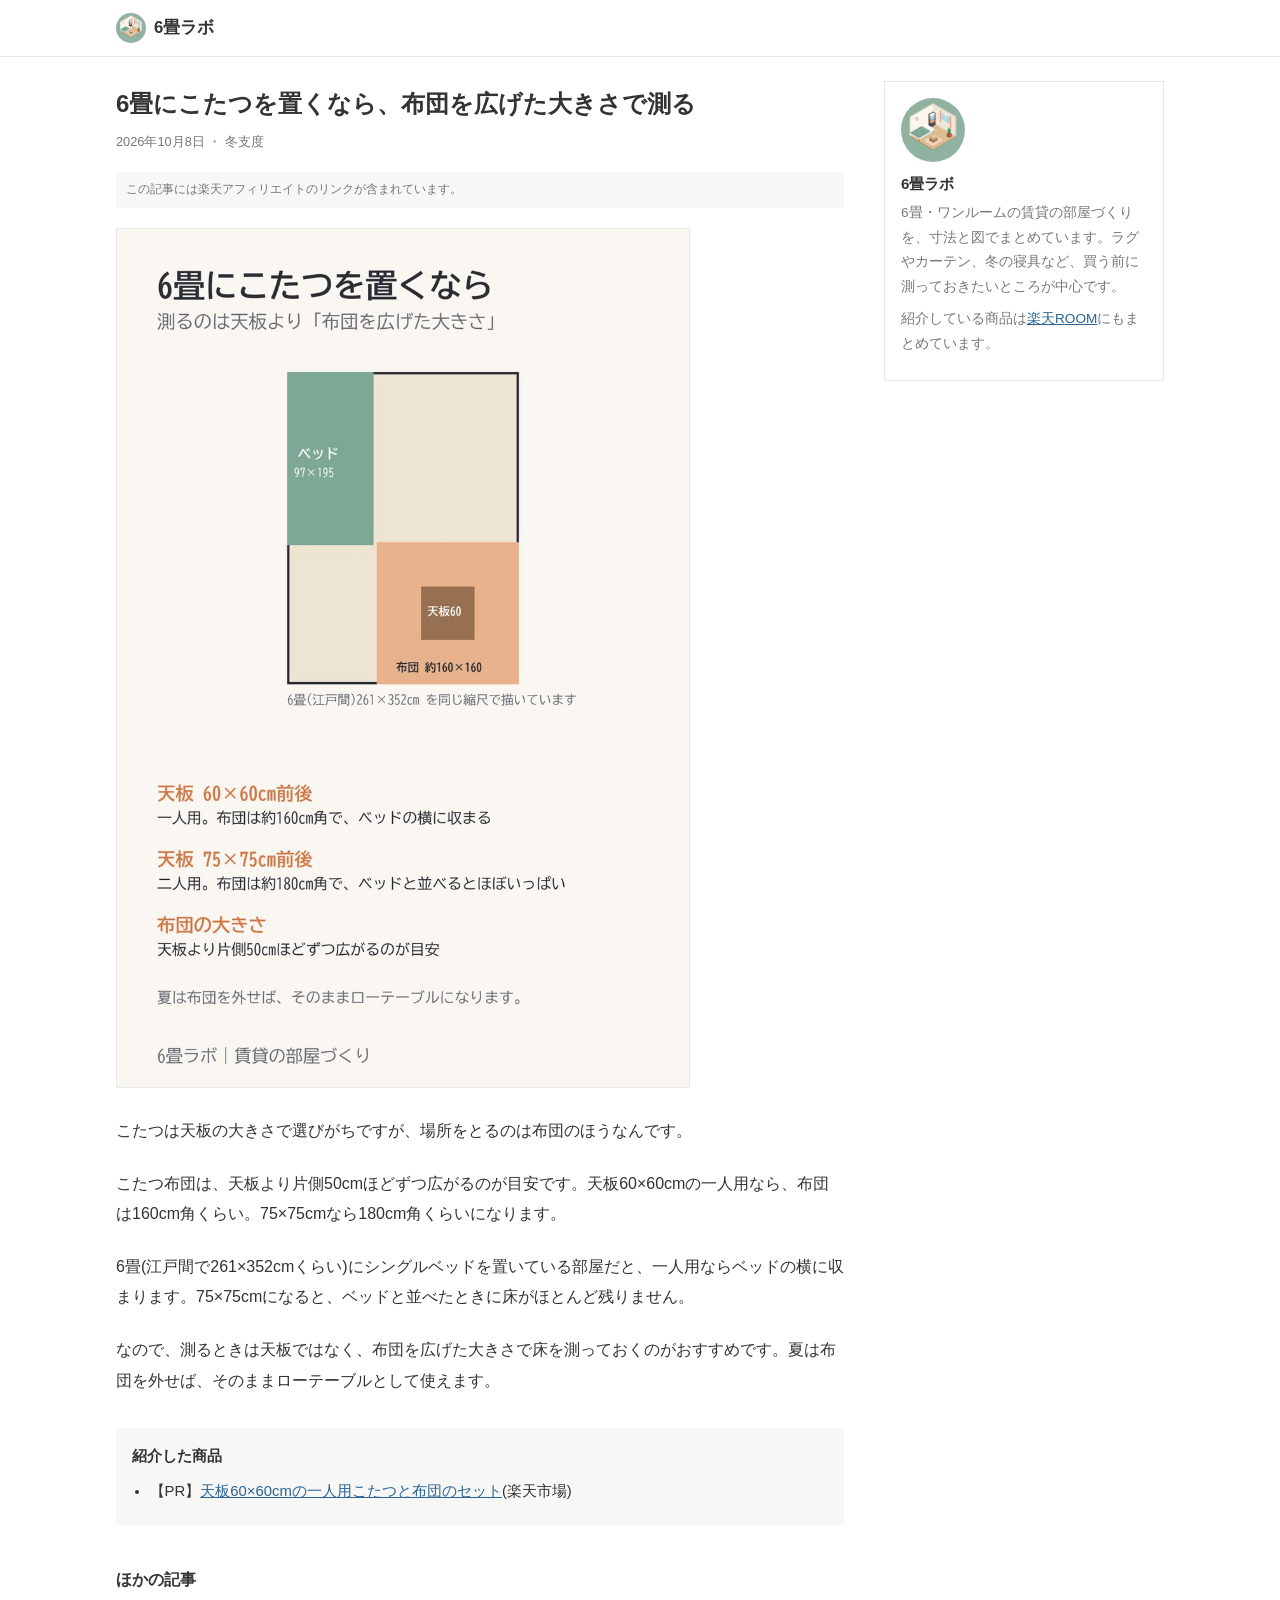
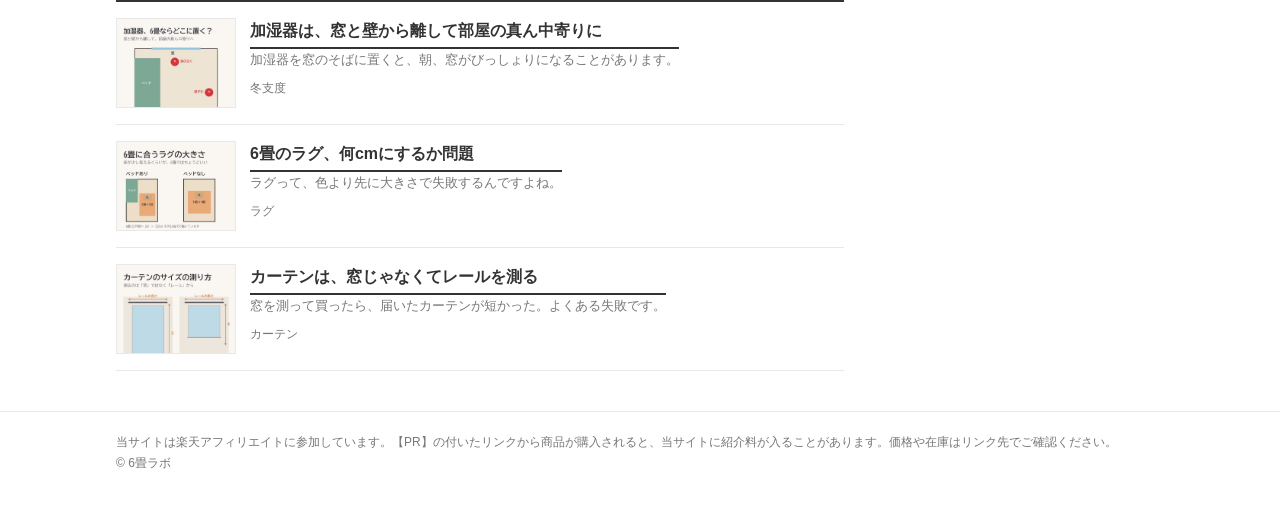
<file: docs/kotatsu.html>
<!doctype html>
<html lang="ja"><head><meta charset="utf-8"><meta name="viewport" content="width=device-width,initial-scale=1">
<title>6畳にこたつを置くなら、布団を広げた大きさで測る - 6畳ラボ</title><meta name="description" content="6畳に置くこたつは、天板60×60cmの一人用なら布団は約160cm角でベッドの横に収まる。75×75cmだと布団は約180cm角でほぼいっぱい。"><link rel="canonical" href="https://kame6493-del.github.io/6jo-lab/kotatsu.html">
<meta property="og:site_name" content="6畳ラボ"><meta property="og:title" content="6畳にこたつを置くなら、布団を広げた大きさで測る - 6畳ラボ"><meta property="og:description" content="6畳に置くこたつは、天板60×60cmの一人用なら布団は約160cm角でベッドの横に収まる。75×75cmだと布団は約180cm角でほぼいっぱい。"><meta property="og:type" content="article"><meta property="og:url" content="https://kame6493-del.github.io/6jo-lab/kotatsu.html"><meta property="og:image" content="https://kame6493-del.github.io/6jo-lab/img/kotatsu.jpg">
<meta name="twitter:card" content="summary_large_image"><link rel="icon" href="img/icon.png"><link rel="stylesheet" href="style.css"></head>
<body><div class="site"><div class="in"><a href="./"><img src="img/icon.png" alt="">6畳ラボ</a></div></div>
<div class="wrap"><main><article>
<h1>6畳にこたつを置くなら、布団を広げた大きさで測る</h1>
<p class="meta">2026年10月8日 ・ 冬支度</p>
<p class="pr-note">この記事には楽天アフィリエイトのリンクが含まれています。</p>
<figure><img src="img/kotatsu.jpg" alt="6畳にこたつを置くなら、布団を広げた大きさで測る" width="900" height="1350"></figure>
<p>こたつは天板の大きさで選びがちですが、場所をとるのは布団のほうなんです。</p><p>こたつ布団は、天板より片側50cmほどずつ広がるのが目安です。天板60×60cmの一人用なら、布団は160cm角くらい。75×75cmなら180cm角くらいになります。</p><p>6畳(江戸間で261×352cmくらい)にシングルベッドを置いている部屋だと、一人用ならベッドの横に収まります。75×75cmになると、ベッドと並べたときに床がほとんど残りません。</p><p>なので、測るときは天板ではなく、布団を広げた大きさで床を測っておくのがおすすめです。夏は布団を外せば、そのままローテーブルとして使えます。</p>
<div class="items"><h2>紹介した商品</h2><ul><li>【PR】<a href="https://a.r10.to/h5ldHu" rel="sponsored noopener" target="_blank">天板60×60cmの一人用こたつと布団のセット</a>(楽天市場)</li></ul></div>
</article>
<section class="related"><h2>ほかの記事</h2><div class="list"><a href="kashitsuki.html"><img src="img/kashitsuki-thumb.jpg" alt="" loading="lazy" width="120" height="90"><div><h2>加湿器は、窓と壁から離して部屋の真ん中寄りに</h2><p>加湿器を窓のそばに置くと、朝、窓がびっしょりになることがあります。</p><small>冬支度</small></div></a><a href="rug-size.html"><img src="img/rug-size-thumb.jpg" alt="" loading="lazy" width="120" height="90"><div><h2>6畳のラグ、何cmにするか問題</h2><p>ラグって、色より先に大きさで失敗するんですよね。</p><small>ラグ</small></div></a><a href="curtain-size.html"><img src="img/curtain-size-thumb.jpg" alt="" loading="lazy" width="120" height="90"><div><h2>カーテンは、窓じゃなくてレールを測る</h2><p>窓を測って買ったら、届いたカーテンが短かった。よくある失敗です。</p><small>カーテン</small></div></a></div></section></main>
<aside><div class="box"><img src="img/icon.png" alt=""><b>6畳ラボ</b><p>6畳・ワンルームの賃貸の部屋づくりを、寸法と図でまとめています。ラグやカーテン、冬の寝具など、買う前に測っておきたいところが中心です。</p><p>紹介している商品は<a href="https://room.rakuten.co.jp/room_1c124220fb/items">楽天ROOM</a>にもまとめています。</p></div></aside></div>
<footer><div class="in">当サイトは楽天アフィリエイトに参加しています。【PR】の付いたリンクから商品が購入されると、当サイトに紹介料が入ることがあります。価格や在庫はリンク先でご確認ください。<br>© 6畳ラボ</div></footer>
</body></html>
</file>
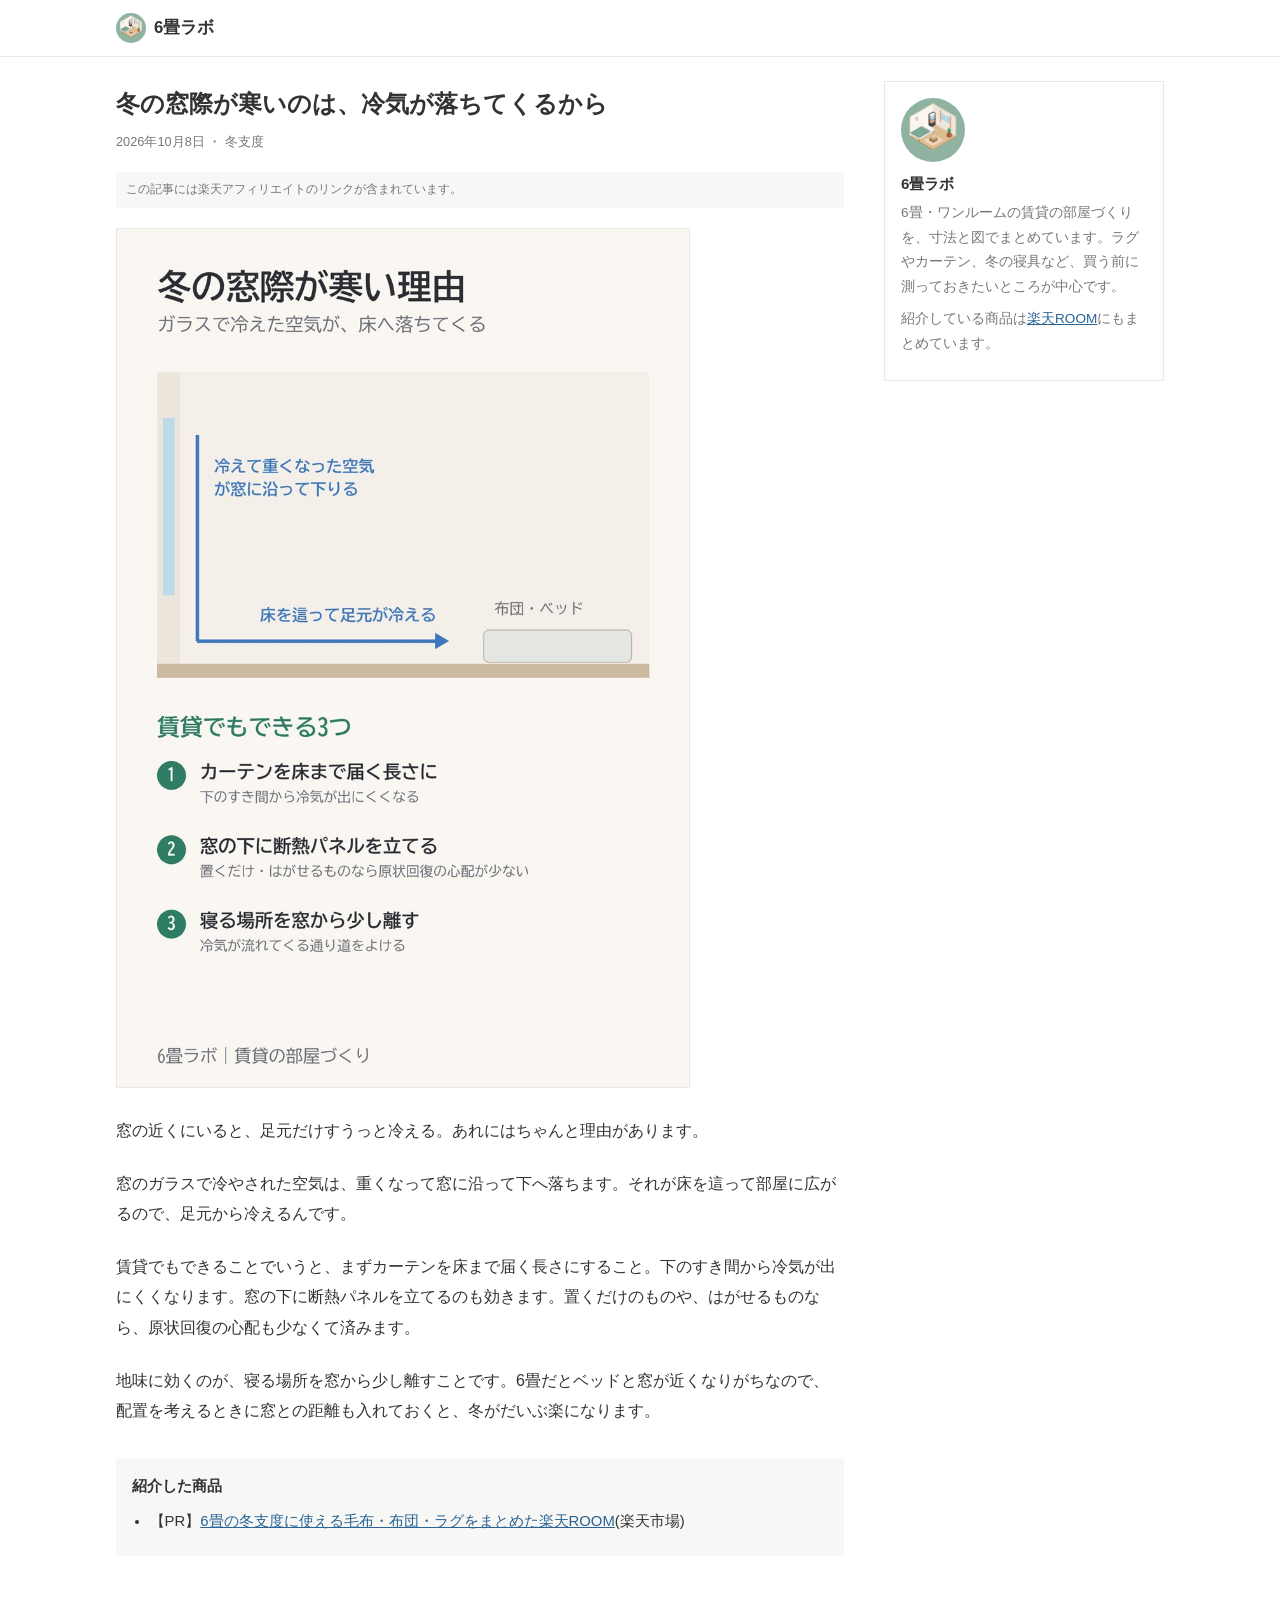
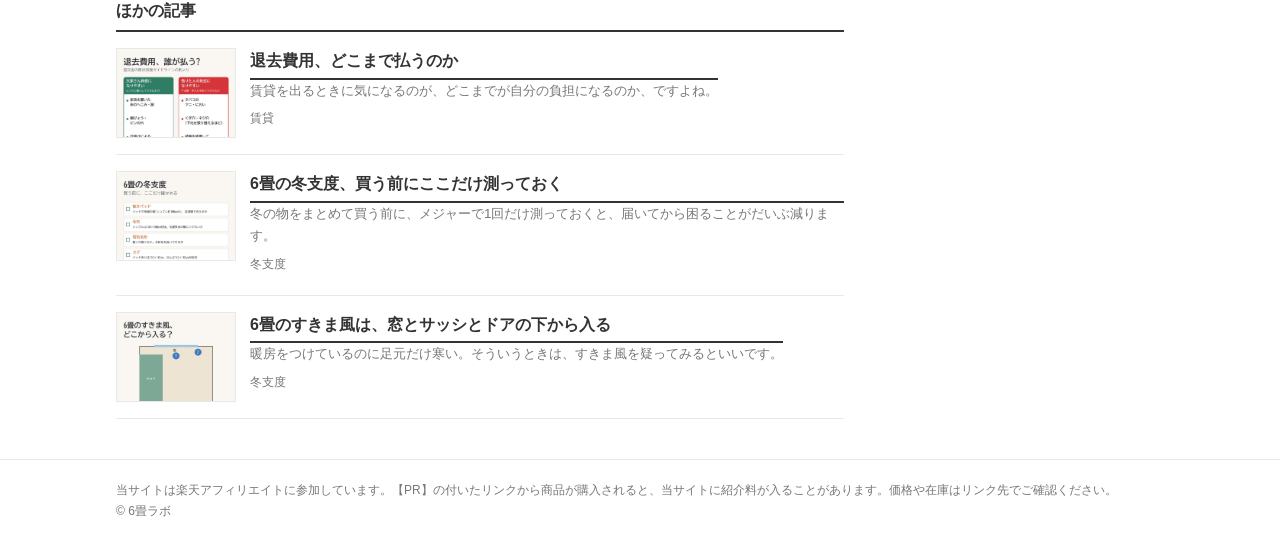
<file: docs/mado-reiki.html>
<!doctype html>
<html lang="ja"><head><meta charset="utf-8"><meta name="viewport" content="width=device-width,initial-scale=1">
<title>冬の窓際が寒いのは、冷気が落ちてくるから - 6畳ラボ</title><meta name="description" content="冬に窓際が寒いのは、ガラスで冷えた空気が床へ落ちてくるから。カーテンの丈、断熱パネル、寝る場所の位置で、賃貸でも対策できます。"><link rel="canonical" href="https://kame6493-del.github.io/6jo-lab/mado-reiki.html">
<meta property="og:site_name" content="6畳ラボ"><meta property="og:title" content="冬の窓際が寒いのは、冷気が落ちてくるから - 6畳ラボ"><meta property="og:description" content="冬に窓際が寒いのは、ガラスで冷えた空気が床へ落ちてくるから。カーテンの丈、断熱パネル、寝る場所の位置で、賃貸でも対策できます。"><meta property="og:type" content="article"><meta property="og:url" content="https://kame6493-del.github.io/6jo-lab/mado-reiki.html"><meta property="og:image" content="https://kame6493-del.github.io/6jo-lab/img/mado-reiki.jpg">
<meta name="twitter:card" content="summary_large_image"><link rel="icon" href="img/icon.png"><link rel="stylesheet" href="style.css"></head>
<body><div class="site"><div class="in"><a href="./"><img src="img/icon.png" alt="">6畳ラボ</a></div></div>
<div class="wrap"><main><article>
<h1>冬の窓際が寒いのは、冷気が落ちてくるから</h1>
<p class="meta">2026年10月8日 ・ 冬支度</p>
<p class="pr-note">この記事には楽天アフィリエイトのリンクが含まれています。</p>
<figure><img src="img/mado-reiki.jpg" alt="冬の窓際が寒いのは、冷気が落ちてくるから" width="900" height="1350"></figure>
<p>窓の近くにいると、足元だけすうっと冷える。あれにはちゃんと理由があります。</p><p>窓のガラスで冷やされた空気は、重くなって窓に沿って下へ落ちます。それが床を這って部屋に広がるので、足元から冷えるんです。</p><p>賃貸でもできることでいうと、まずカーテンを床まで届く長さにすること。下のすき間から冷気が出にくくなります。窓の下に断熱パネルを立てるのも効きます。置くだけのものや、はがせるものなら、原状回復の心配も少なくて済みます。</p><p>地味に効くのが、寝る場所を窓から少し離すことです。6畳だとベッドと窓が近くなりがちなので、配置を考えるときに窓との距離も入れておくと、冬がだいぶ楽になります。</p>
<div class="items"><h2>紹介した商品</h2><ul><li>【PR】<a href="https://room.rakuten.co.jp/room_1c124220fb/collection/1800012748397273" rel="sponsored noopener" target="_blank">6畳の冬支度に使える毛布・布団・ラグをまとめた楽天ROOM</a>(楽天市場)</li></ul></div>
</article>
<section class="related"><h2>ほかの記事</h2><div class="list"><a href="taikyo.html"><img src="img/taikyo-thumb.jpg" alt="" loading="lazy" width="120" height="90"><div><h2>退去費用、どこまで払うのか</h2><p>賃貸を出るときに気になるのが、どこまでが自分の負担になるのか、ですよね。</p><small>賃貸</small></div></a><a href="fuyu-checklist.html"><img src="img/fuyu-checklist-thumb.jpg" alt="" loading="lazy" width="120" height="90"><div><h2>6畳の冬支度、買う前にここだけ測っておく</h2><p>冬の物をまとめて買う前に、メジャーで1回だけ測っておくと、届いてから困ることがだいぶ減ります。</p><small>冬支度</small></div></a><a href="sukimakaze.html"><img src="img/sukimakaze-thumb.jpg" alt="" loading="lazy" width="120" height="90"><div><h2>6畳のすきま風は、窓とサッシとドアの下から入る</h2><p>暖房をつけているのに足元だけ寒い。そういうときは、すきま風を疑ってみるといいです。</p><small>冬支度</small></div></a></div></section></main>
<aside><div class="box"><img src="img/icon.png" alt=""><b>6畳ラボ</b><p>6畳・ワンルームの賃貸の部屋づくりを、寸法と図でまとめています。ラグやカーテン、冬の寝具など、買う前に測っておきたいところが中心です。</p><p>紹介している商品は<a href="https://room.rakuten.co.jp/room_1c124220fb/items">楽天ROOM</a>にもまとめています。</p></div></aside></div>
<footer><div class="in">当サイトは楽天アフィリエイトに参加しています。【PR】の付いたリンクから商品が購入されると、当サイトに紹介料が入ることがあります。価格や在庫はリンク先でご確認ください。<br>© 6畳ラボ</div></footer>
</body></html>
</file>
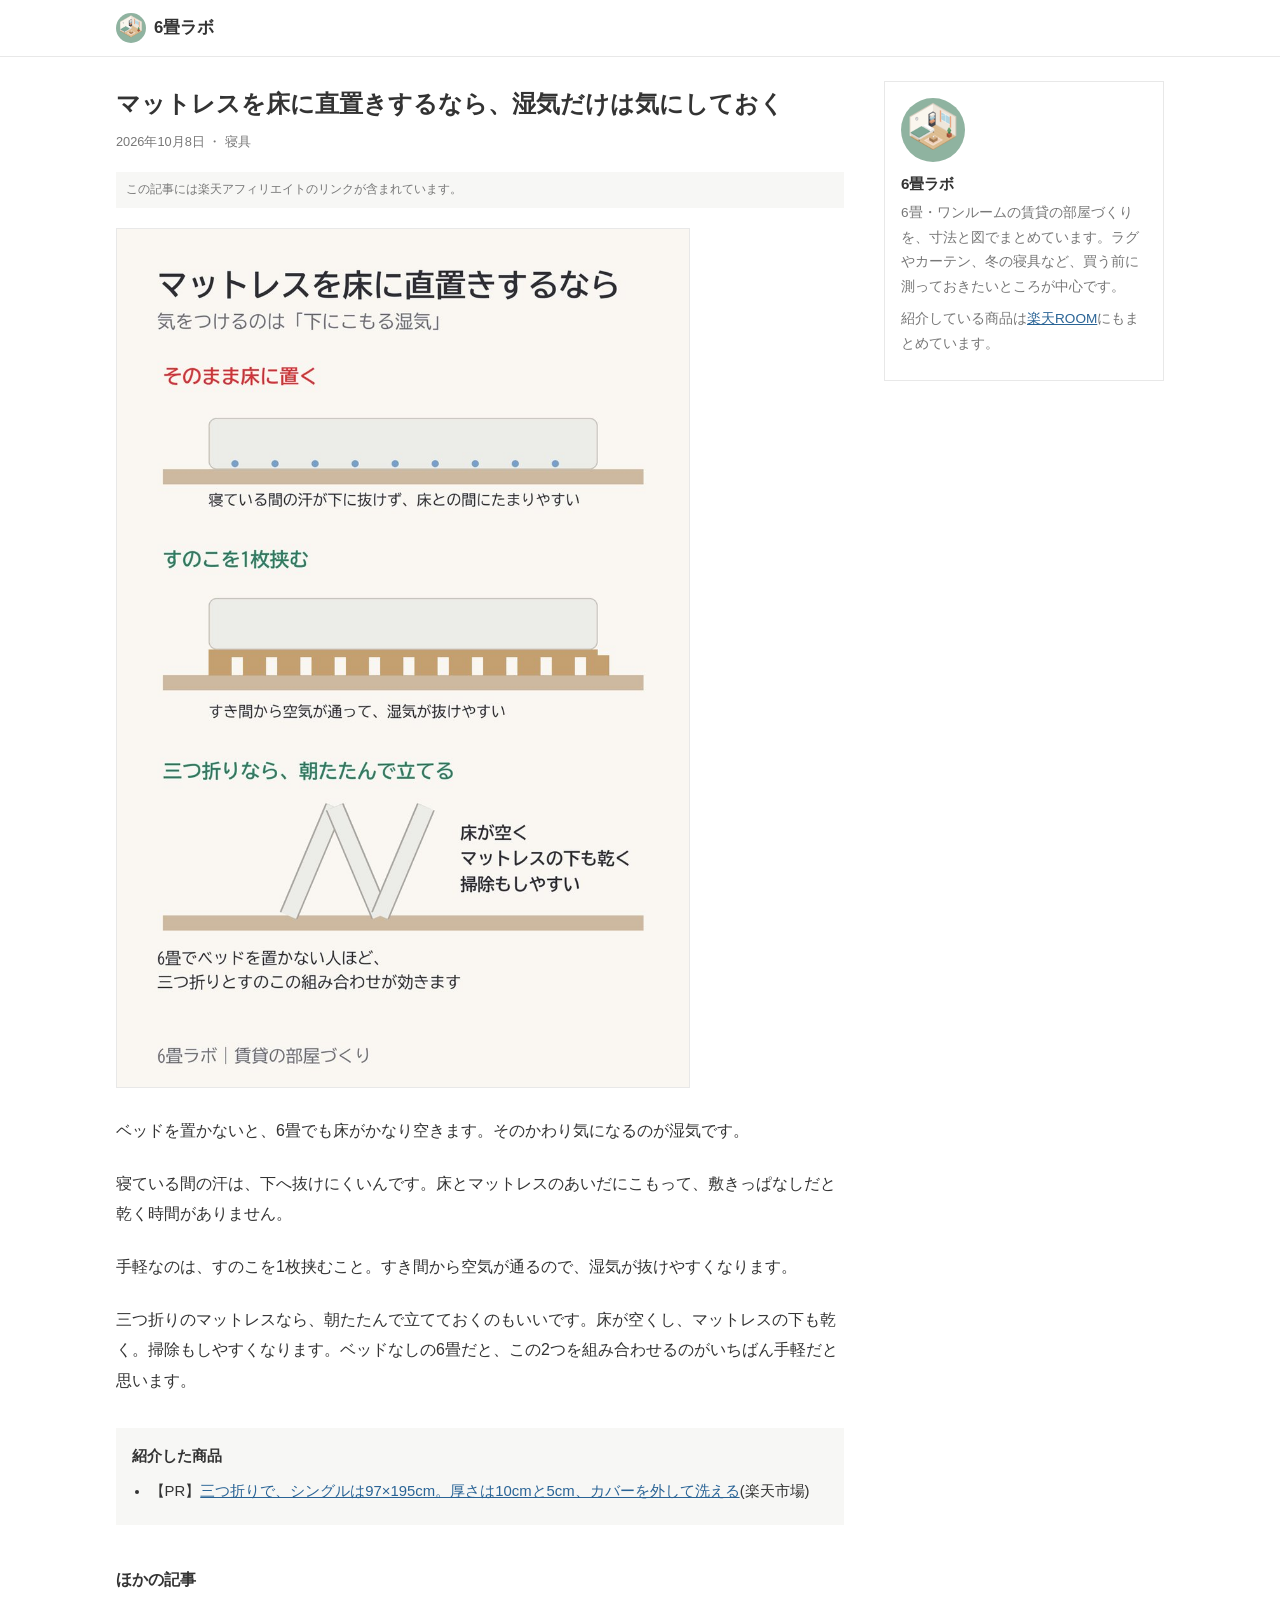
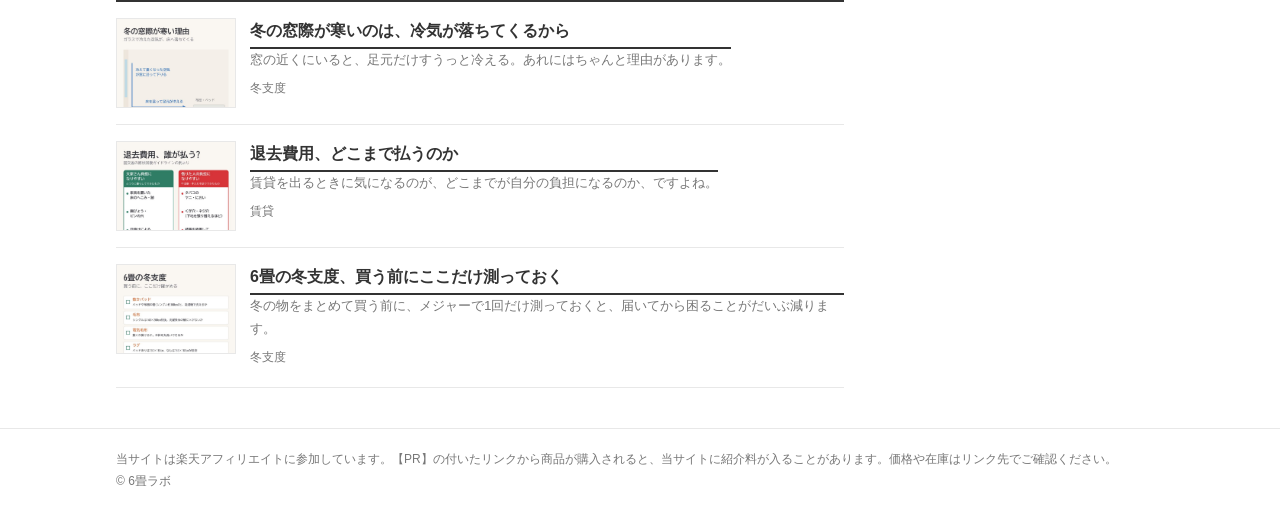
<file: docs/mattress.html>
<!doctype html>
<html lang="ja"><head><meta charset="utf-8"><meta name="viewport" content="width=device-width,initial-scale=1">
<title>マットレスを床に直置きするなら、湿気だけは気にしておく - 6畳ラボ</title><meta name="description" content="6畳でマットレスを床に直置きするなら、下にこもる湿気に注意。すのこを挟む、三つ折りを朝たたんで立てる、の組み合わせが手軽です。"><link rel="canonical" href="https://kame6493-del.github.io/6jo-lab/mattress.html">
<meta property="og:site_name" content="6畳ラボ"><meta property="og:title" content="マットレスを床に直置きするなら、湿気だけは気にしておく - 6畳ラボ"><meta property="og:description" content="6畳でマットレスを床に直置きするなら、下にこもる湿気に注意。すのこを挟む、三つ折りを朝たたんで立てる、の組み合わせが手軽です。"><meta property="og:type" content="article"><meta property="og:url" content="https://kame6493-del.github.io/6jo-lab/mattress.html"><meta property="og:image" content="https://kame6493-del.github.io/6jo-lab/img/mattress.jpg">
<meta name="twitter:card" content="summary_large_image"><link rel="icon" href="img/icon.png"><link rel="stylesheet" href="style.css"></head>
<body><div class="site"><div class="in"><a href="./"><img src="img/icon.png" alt="">6畳ラボ</a></div></div>
<div class="wrap"><main><article>
<h1>マットレスを床に直置きするなら、湿気だけは気にしておく</h1>
<p class="meta">2026年10月8日 ・ 寝具</p>
<p class="pr-note">この記事には楽天アフィリエイトのリンクが含まれています。</p>
<figure><img src="img/mattress.jpg" alt="マットレスを床に直置きするなら、湿気だけは気にしておく" width="900" height="1350"></figure>
<p>ベッドを置かないと、6畳でも床がかなり空きます。そのかわり気になるのが湿気です。</p><p>寝ている間の汗は、下へ抜けにくいんです。床とマットレスのあいだにこもって、敷きっぱなしだと乾く時間がありません。</p><p>手軽なのは、すのこを1枚挟むこと。すき間から空気が通るので、湿気が抜けやすくなります。</p><p>三つ折りのマットレスなら、朝たたんで立てておくのもいいです。床が空くし、マットレスの下も乾く。掃除もしやすくなります。ベッドなしの6畳だと、この2つを組み合わせるのがいちばん手軽だと思います。</p>
<div class="items"><h2>紹介した商品</h2><ul><li>【PR】<a href="https://a.r10.to/hgCGkU" rel="sponsored noopener" target="_blank">三つ折りで、シングルは97×195cm。厚さは10cmと5cm、カバーを外して洗える</a>(楽天市場)</li></ul></div>
</article>
<section class="related"><h2>ほかの記事</h2><div class="list"><a href="mado-reiki.html"><img src="img/mado-reiki-thumb.jpg" alt="" loading="lazy" width="120" height="90"><div><h2>冬の窓際が寒いのは、冷気が落ちてくるから</h2><p>窓の近くにいると、足元だけすうっと冷える。あれにはちゃんと理由があります。</p><small>冬支度</small></div></a><a href="taikyo.html"><img src="img/taikyo-thumb.jpg" alt="" loading="lazy" width="120" height="90"><div><h2>退去費用、どこまで払うのか</h2><p>賃貸を出るときに気になるのが、どこまでが自分の負担になるのか、ですよね。</p><small>賃貸</small></div></a><a href="fuyu-checklist.html"><img src="img/fuyu-checklist-thumb.jpg" alt="" loading="lazy" width="120" height="90"><div><h2>6畳の冬支度、買う前にここだけ測っておく</h2><p>冬の物をまとめて買う前に、メジャーで1回だけ測っておくと、届いてから困ることがだいぶ減ります。</p><small>冬支度</small></div></a></div></section></main>
<aside><div class="box"><img src="img/icon.png" alt=""><b>6畳ラボ</b><p>6畳・ワンルームの賃貸の部屋づくりを、寸法と図でまとめています。ラグやカーテン、冬の寝具など、買う前に測っておきたいところが中心です。</p><p>紹介している商品は<a href="https://room.rakuten.co.jp/room_1c124220fb/items">楽天ROOM</a>にもまとめています。</p></div></aside></div>
<footer><div class="in">当サイトは楽天アフィリエイトに参加しています。【PR】の付いたリンクから商品が購入されると、当サイトに紹介料が入ることがあります。価格や在庫はリンク先でご確認ください。<br>© 6畳ラボ</div></footer>
</body></html>
</file>
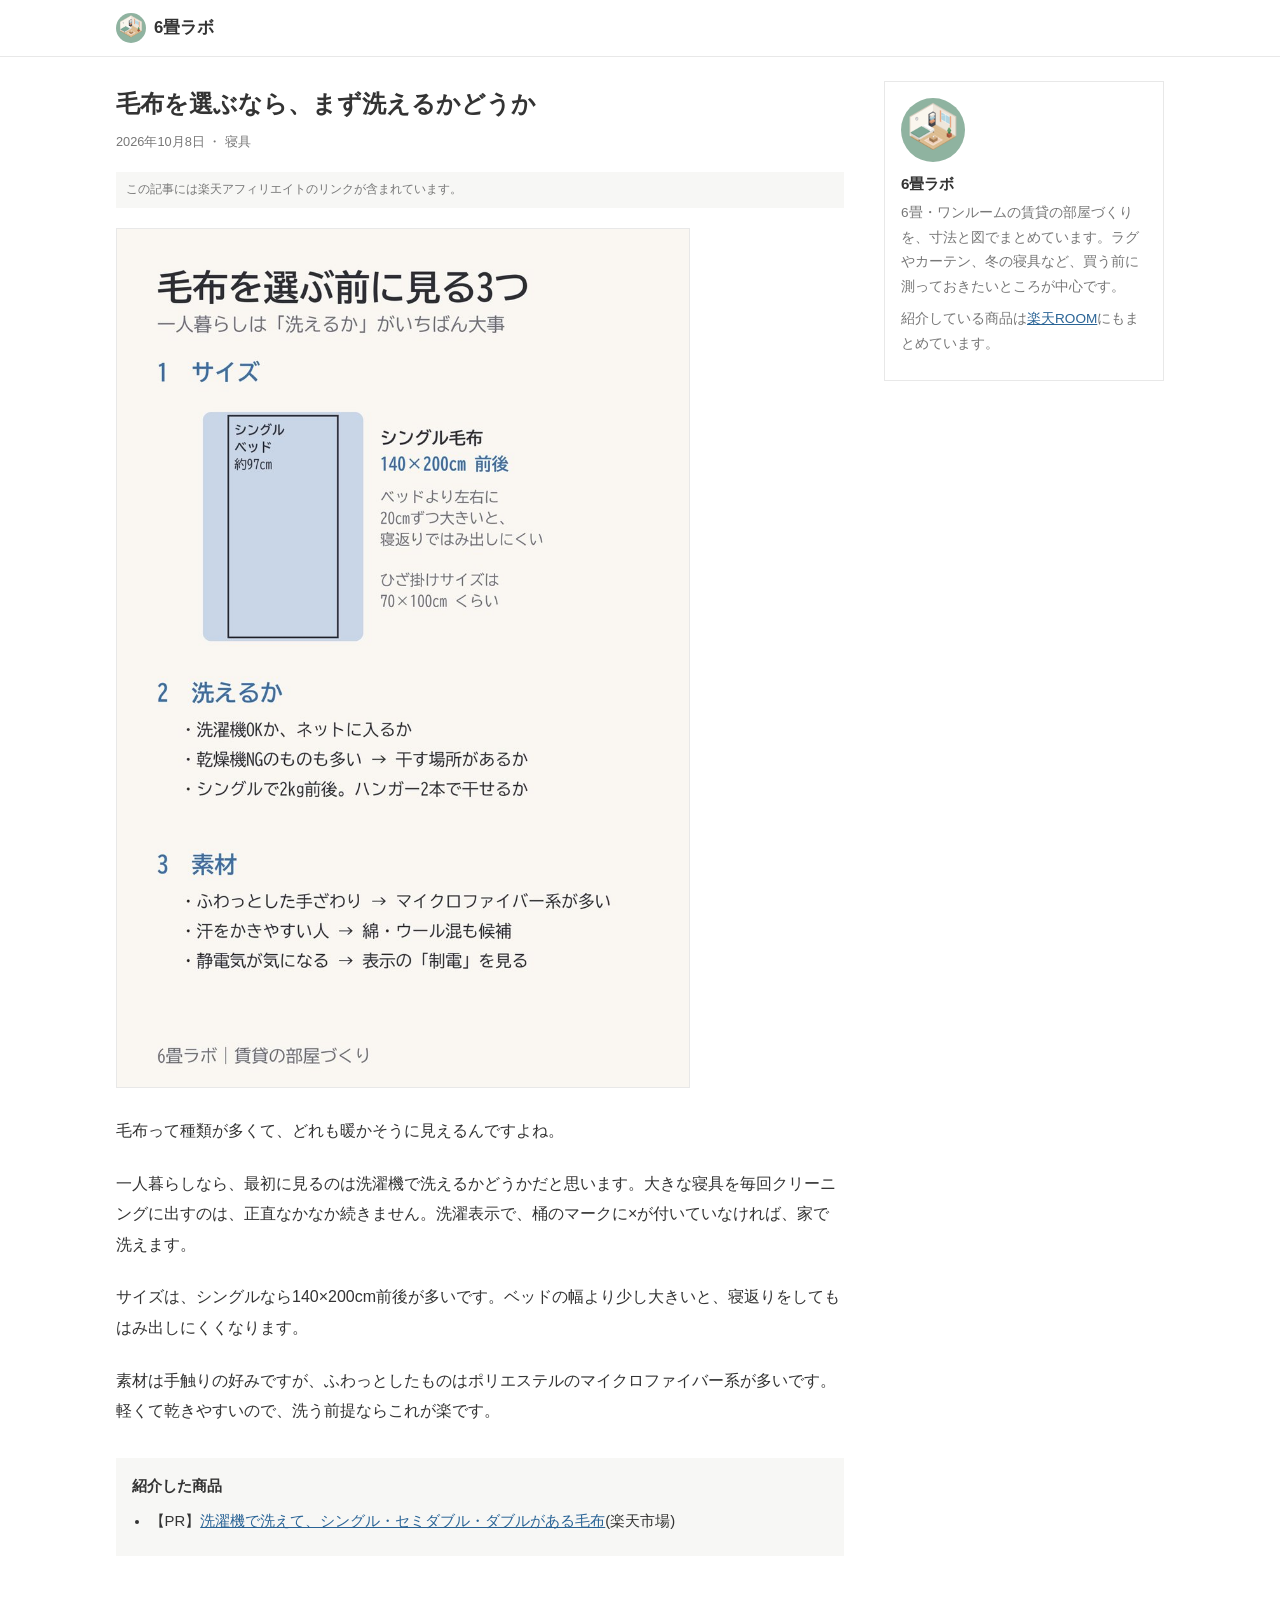
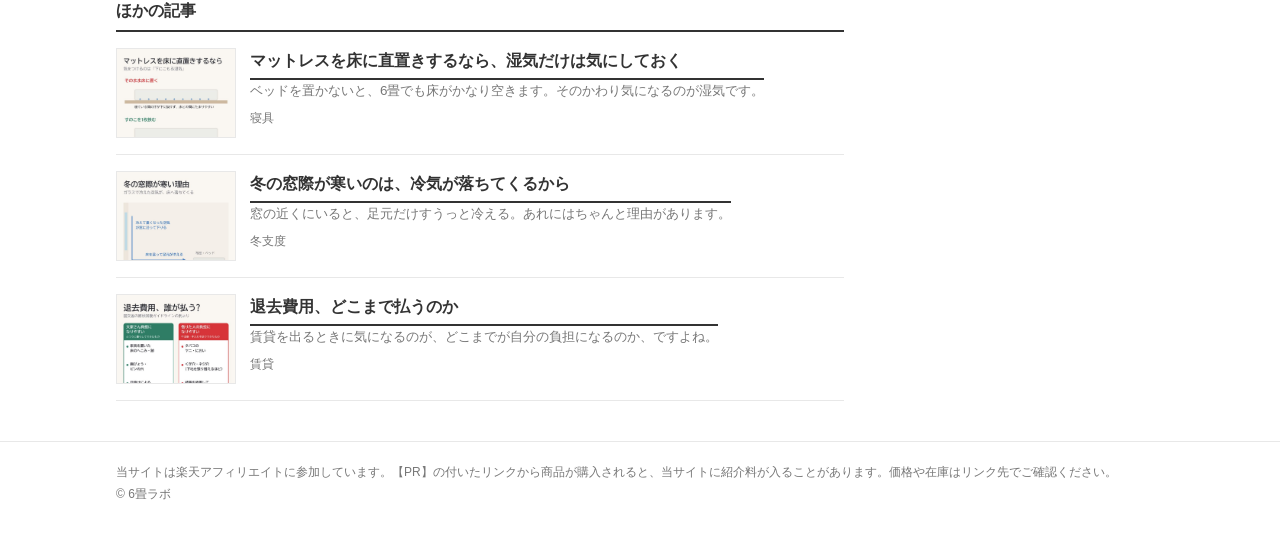
<file: docs/moufu.html>
<!doctype html>
<html lang="ja"><head><meta charset="utf-8"><meta name="viewport" content="width=device-width,initial-scale=1">
<title>毛布を選ぶなら、まず洗えるかどうか - 6畳ラボ</title><meta name="description" content="毛布を選ぶときは、洗濯機で洗えるか、サイズ(シングルは140×200cm前後)、素材の順に見ると絞れます。"><link rel="canonical" href="https://kame6493-del.github.io/6jo-lab/moufu.html">
<meta property="og:site_name" content="6畳ラボ"><meta property="og:title" content="毛布を選ぶなら、まず洗えるかどうか - 6畳ラボ"><meta property="og:description" content="毛布を選ぶときは、洗濯機で洗えるか、サイズ(シングルは140×200cm前後)、素材の順に見ると絞れます。"><meta property="og:type" content="article"><meta property="og:url" content="https://kame6493-del.github.io/6jo-lab/moufu.html"><meta property="og:image" content="https://kame6493-del.github.io/6jo-lab/img/moufu.jpg">
<meta name="twitter:card" content="summary_large_image"><link rel="icon" href="img/icon.png"><link rel="stylesheet" href="style.css"></head>
<body><div class="site"><div class="in"><a href="./"><img src="img/icon.png" alt="">6畳ラボ</a></div></div>
<div class="wrap"><main><article>
<h1>毛布を選ぶなら、まず洗えるかどうか</h1>
<p class="meta">2026年10月8日 ・ 寝具</p>
<p class="pr-note">この記事には楽天アフィリエイトのリンクが含まれています。</p>
<figure><img src="img/moufu.jpg" alt="毛布を選ぶなら、まず洗えるかどうか" width="900" height="1350"></figure>
<p>毛布って種類が多くて、どれも暖かそうに見えるんですよね。</p><p>一人暮らしなら、最初に見るのは洗濯機で洗えるかどうかだと思います。大きな寝具を毎回クリーニングに出すのは、正直なかなか続きません。洗濯表示で、桶のマークに×が付いていなければ、家で洗えます。</p><p>サイズは、シングルなら140×200cm前後が多いです。ベッドの幅より少し大きいと、寝返りをしてもはみ出しにくくなります。</p><p>素材は手触りの好みですが、ふわっとしたものはポリエステルのマイクロファイバー系が多いです。軽くて乾きやすいので、洗う前提ならこれが楽です。</p>
<div class="items"><h2>紹介した商品</h2><ul><li>【PR】<a href="https://a.r10.to/hFOkGj" rel="sponsored noopener" target="_blank">洗濯機で洗えて、シングル・セミダブル・ダブルがある毛布</a>(楽天市場)</li></ul></div>
</article>
<section class="related"><h2>ほかの記事</h2><div class="list"><a href="mattress.html"><img src="img/mattress-thumb.jpg" alt="" loading="lazy" width="120" height="90"><div><h2>マットレスを床に直置きするなら、湿気だけは気にしておく</h2><p>ベッドを置かないと、6畳でも床がかなり空きます。そのかわり気になるのが湿気です。</p><small>寝具</small></div></a><a href="mado-reiki.html"><img src="img/mado-reiki-thumb.jpg" alt="" loading="lazy" width="120" height="90"><div><h2>冬の窓際が寒いのは、冷気が落ちてくるから</h2><p>窓の近くにいると、足元だけすうっと冷える。あれにはちゃんと理由があります。</p><small>冬支度</small></div></a><a href="taikyo.html"><img src="img/taikyo-thumb.jpg" alt="" loading="lazy" width="120" height="90"><div><h2>退去費用、どこまで払うのか</h2><p>賃貸を出るときに気になるのが、どこまでが自分の負担になるのか、ですよね。</p><small>賃貸</small></div></a></div></section></main>
<aside><div class="box"><img src="img/icon.png" alt=""><b>6畳ラボ</b><p>6畳・ワンルームの賃貸の部屋づくりを、寸法と図でまとめています。ラグやカーテン、冬の寝具など、買う前に測っておきたいところが中心です。</p><p>紹介している商品は<a href="https://room.rakuten.co.jp/room_1c124220fb/items">楽天ROOM</a>にもまとめています。</p></div></aside></div>
<footer><div class="in">当サイトは楽天アフィリエイトに参加しています。【PR】の付いたリンクから商品が購入されると、当サイトに紹介料が入ることがあります。価格や在庫はリンク先でご確認ください。<br>© 6畳ラボ</div></footer>
</body></html>
</file>
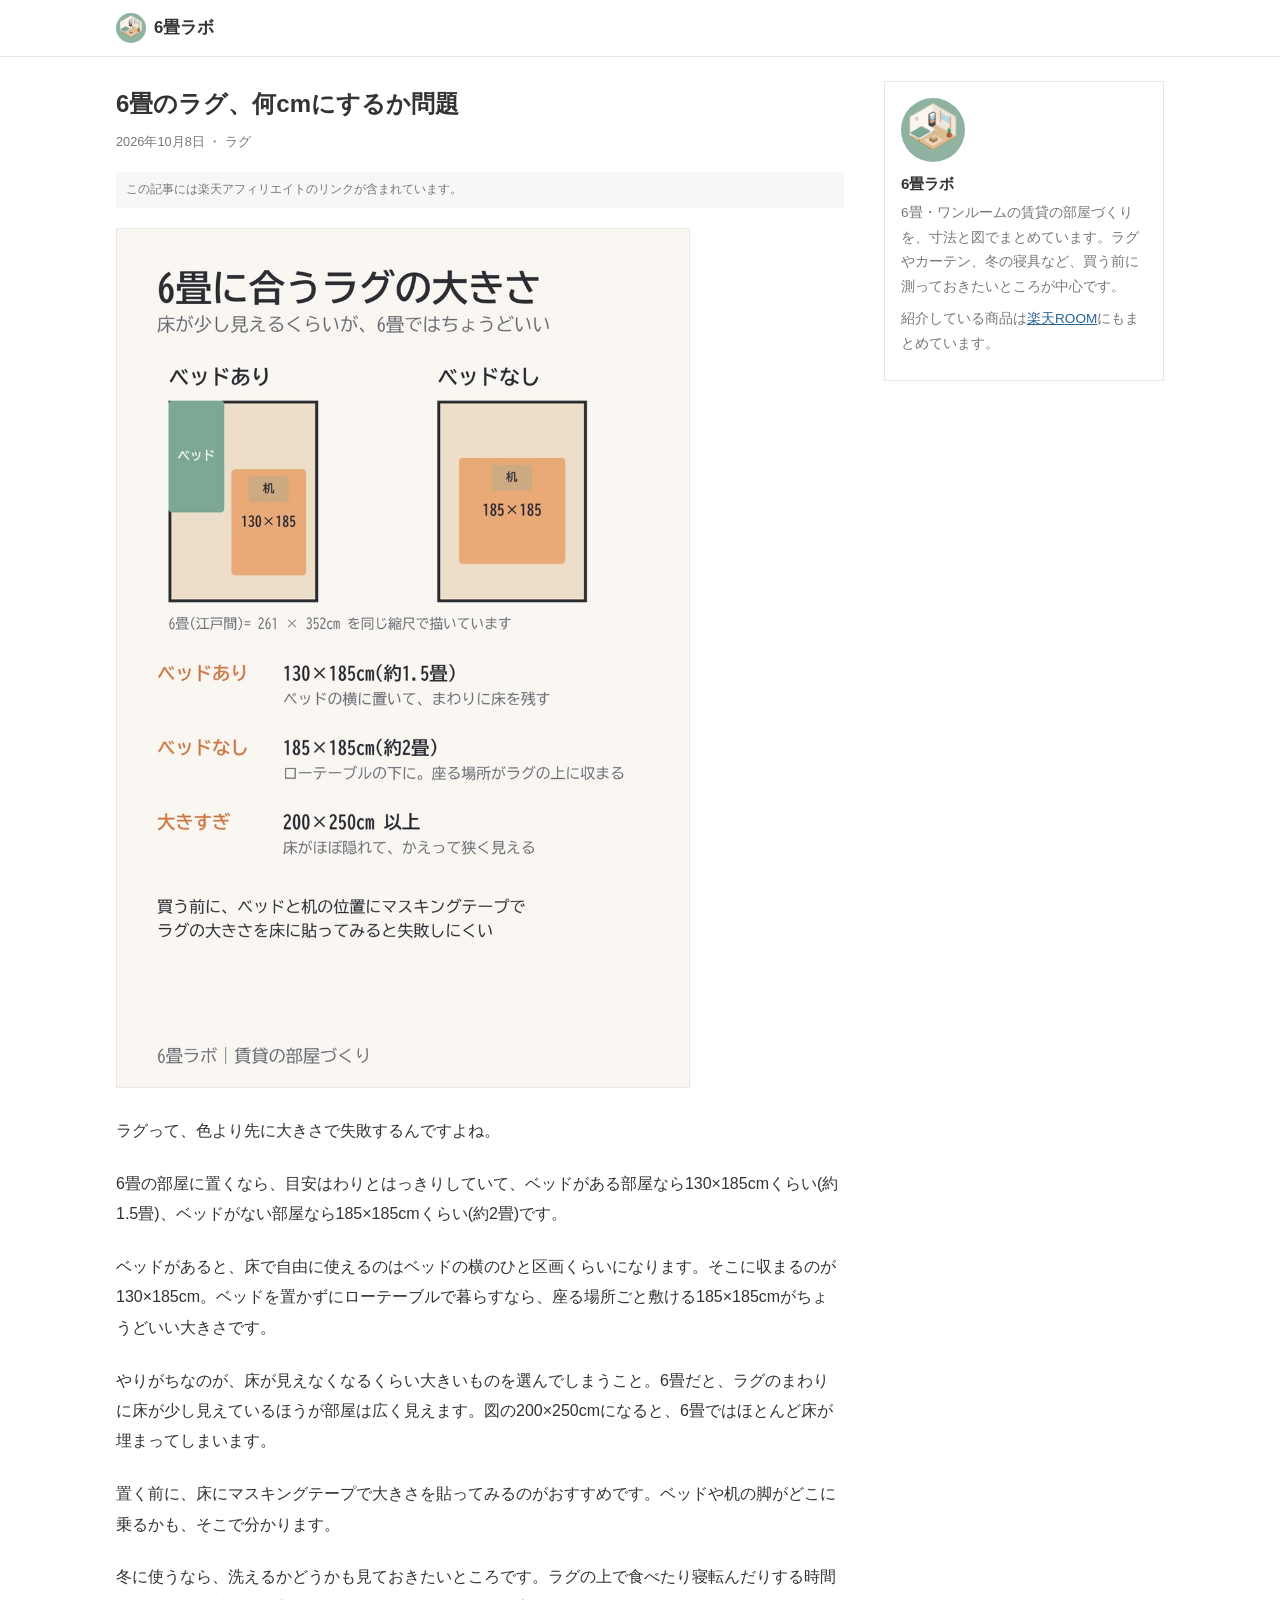
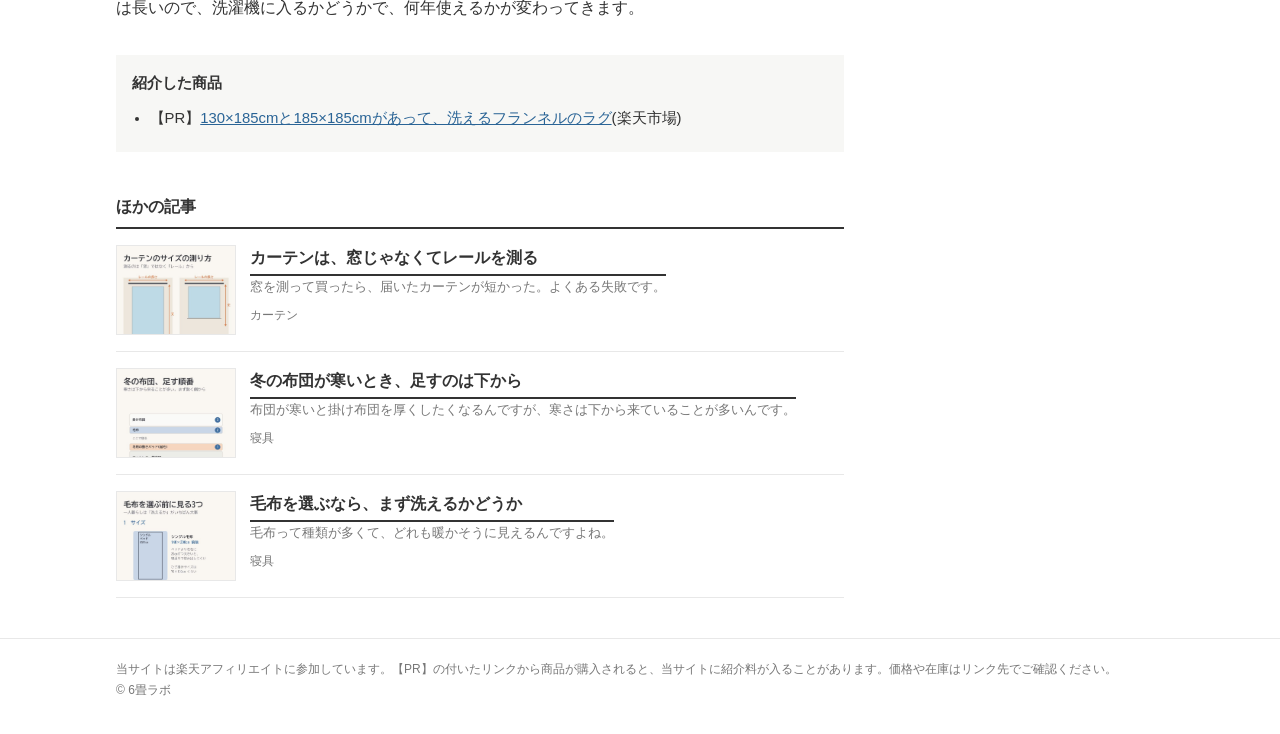
<file: docs/rug-size.html>
<!doctype html>
<html lang="ja"><head><meta charset="utf-8"><meta name="viewport" content="width=device-width,initial-scale=1">
<title>6畳のラグ、何cmにするか問題 - 6畳ラボ</title><meta name="description" content="6畳に置くラグの大きさの目安。ベッドがある部屋なら130×185cm前後、ベッドがない部屋なら185×185cm前後。床を少し残すと広く見えます。"><link rel="canonical" href="https://kame6493-del.github.io/6jo-lab/rug-size.html">
<meta property="og:site_name" content="6畳ラボ"><meta property="og:title" content="6畳のラグ、何cmにするか問題 - 6畳ラボ"><meta property="og:description" content="6畳に置くラグの大きさの目安。ベッドがある部屋なら130×185cm前後、ベッドがない部屋なら185×185cm前後。床を少し残すと広く見えます。"><meta property="og:type" content="article"><meta property="og:url" content="https://kame6493-del.github.io/6jo-lab/rug-size.html"><meta property="og:image" content="https://kame6493-del.github.io/6jo-lab/img/rug-size.jpg">
<meta name="twitter:card" content="summary_large_image"><link rel="icon" href="img/icon.png"><link rel="stylesheet" href="style.css"></head>
<body><div class="site"><div class="in"><a href="./"><img src="img/icon.png" alt="">6畳ラボ</a></div></div>
<div class="wrap"><main><article>
<h1>6畳のラグ、何cmにするか問題</h1>
<p class="meta">2026年10月8日 ・ ラグ</p>
<p class="pr-note">この記事には楽天アフィリエイトのリンクが含まれています。</p>
<figure><img src="img/rug-size.jpg" alt="6畳のラグ、何cmにするか問題" width="900" height="1350"></figure>
<p>ラグって、色より先に大きさで失敗するんですよね。</p><p>6畳の部屋に置くなら、目安はわりとはっきりしていて、ベッドがある部屋なら130×185cmくらい(約1.5畳)、ベッドがない部屋なら185×185cmくらい(約2畳)です。</p><p>ベッドがあると、床で自由に使えるのはベッドの横のひと区画くらいになります。そこに収まるのが130×185cm。ベッドを置かずにローテーブルで暮らすなら、座る場所ごと敷ける185×185cmがちょうどいい大きさです。</p><p>やりがちなのが、床が見えなくなるくらい大きいものを選んでしまうこと。6畳だと、ラグのまわりに床が少し見えているほうが部屋は広く見えます。図の200×250cmになると、6畳ではほとんど床が埋まってしまいます。</p><p>置く前に、床にマスキングテープで大きさを貼ってみるのがおすすめです。ベッドや机の脚がどこに乗るかも、そこで分かります。</p><p>冬に使うなら、洗えるかどうかも見ておきたいところです。ラグの上で食べたり寝転んだりする時間は長いので、洗濯機に入るかどうかで、何年使えるかが変わってきます。</p>
<div class="items"><h2>紹介した商品</h2><ul><li>【PR】<a href="https://a.r10.to/hFh9AF" rel="sponsored noopener" target="_blank">130×185cmと185×185cmがあって、洗えるフランネルのラグ</a>(楽天市場)</li></ul></div>
</article>
<section class="related"><h2>ほかの記事</h2><div class="list"><a href="curtain-size.html"><img src="img/curtain-size-thumb.jpg" alt="" loading="lazy" width="120" height="90"><div><h2>カーテンは、窓じゃなくてレールを測る</h2><p>窓を測って買ったら、届いたカーテンが短かった。よくある失敗です。</p><small>カーテン</small></div></a><a href="winter-futon.html"><img src="img/winter-futon-thumb.jpg" alt="" loading="lazy" width="120" height="90"><div><h2>冬の布団が寒いとき、足すのは下から</h2><p>布団が寒いと掛け布団を厚くしたくなるんですが、寒さは下から来ていることが多いんです。</p><small>寝具</small></div></a><a href="moufu.html"><img src="img/moufu-thumb.jpg" alt="" loading="lazy" width="120" height="90"><div><h2>毛布を選ぶなら、まず洗えるかどうか</h2><p>毛布って種類が多くて、どれも暖かそうに見えるんですよね。</p><small>寝具</small></div></a></div></section></main>
<aside><div class="box"><img src="img/icon.png" alt=""><b>6畳ラボ</b><p>6畳・ワンルームの賃貸の部屋づくりを、寸法と図でまとめています。ラグやカーテン、冬の寝具など、買う前に測っておきたいところが中心です。</p><p>紹介している商品は<a href="https://room.rakuten.co.jp/room_1c124220fb/items">楽天ROOM</a>にもまとめています。</p></div></aside></div>
<footer><div class="in">当サイトは楽天アフィリエイトに参加しています。【PR】の付いたリンクから商品が購入されると、当サイトに紹介料が入ることがあります。価格や在庫はリンク先でご確認ください。<br>© 6畳ラボ</div></footer>
</body></html>
</file>
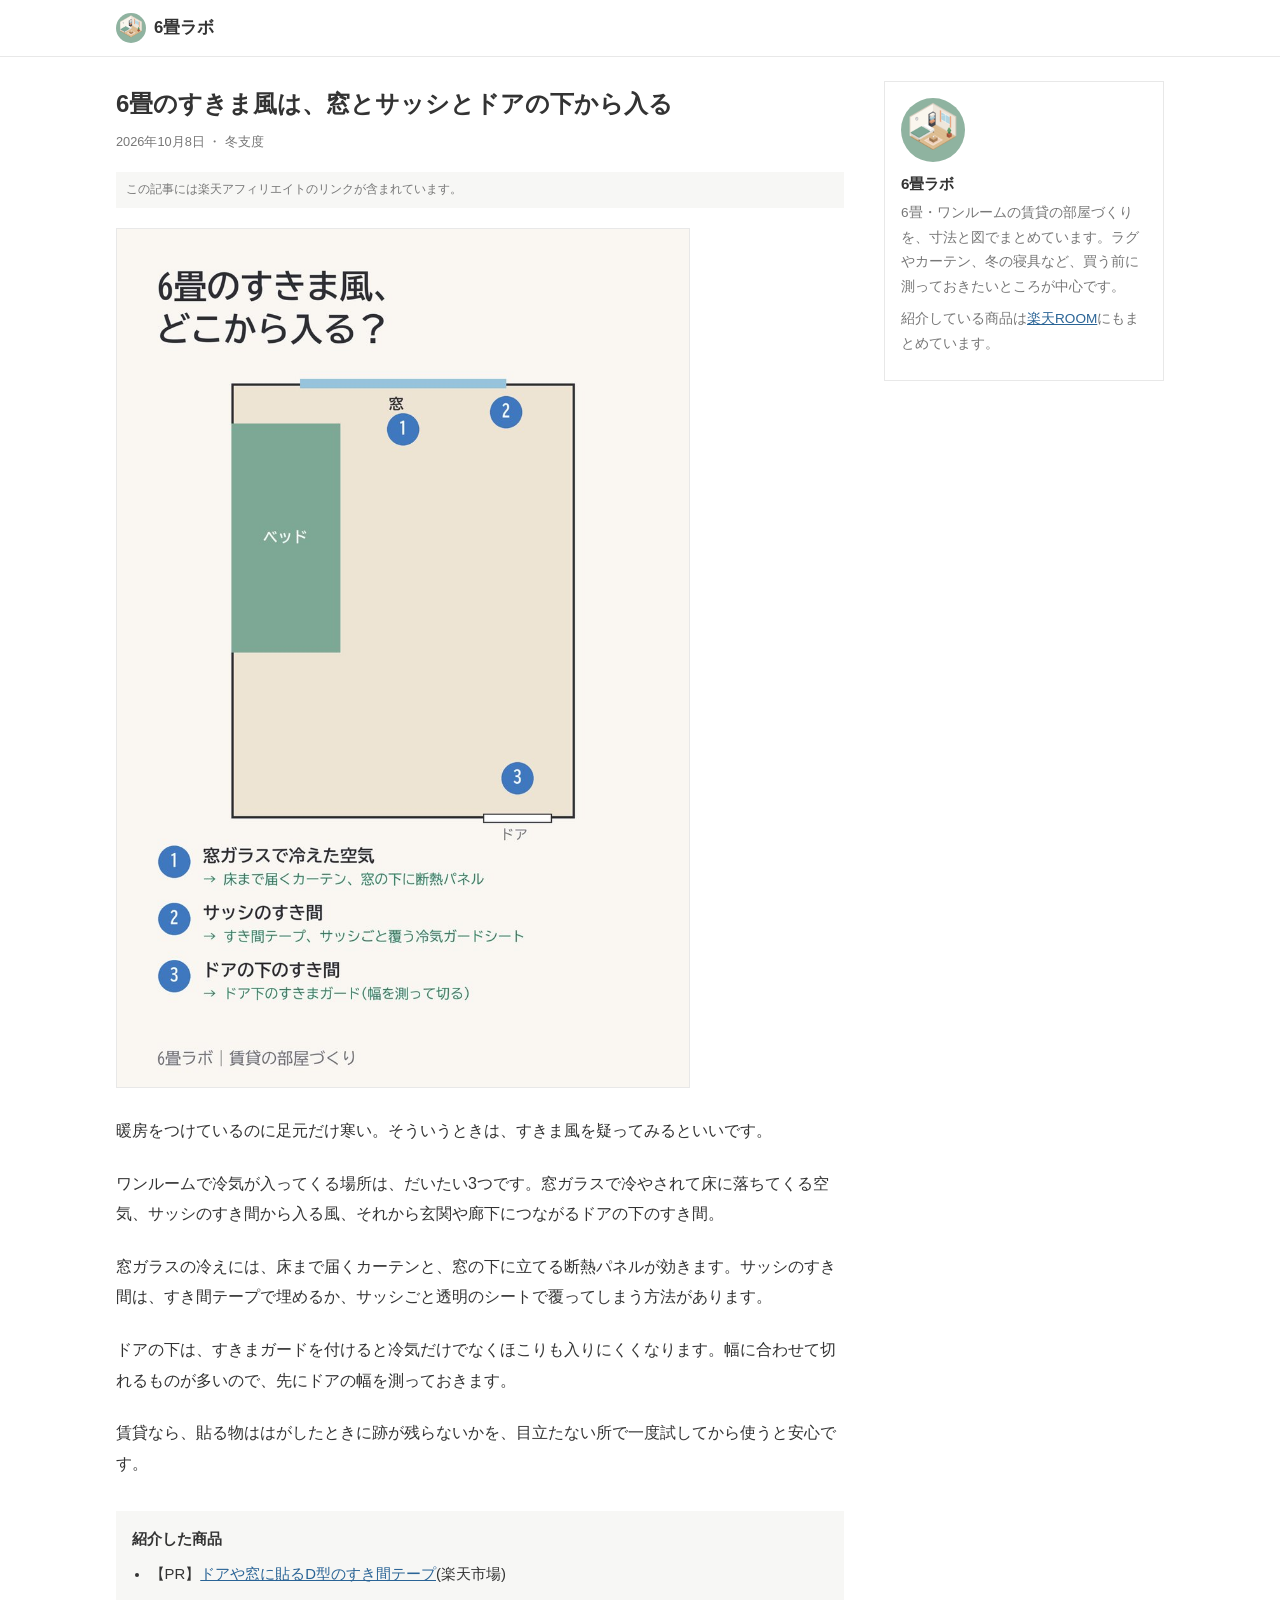
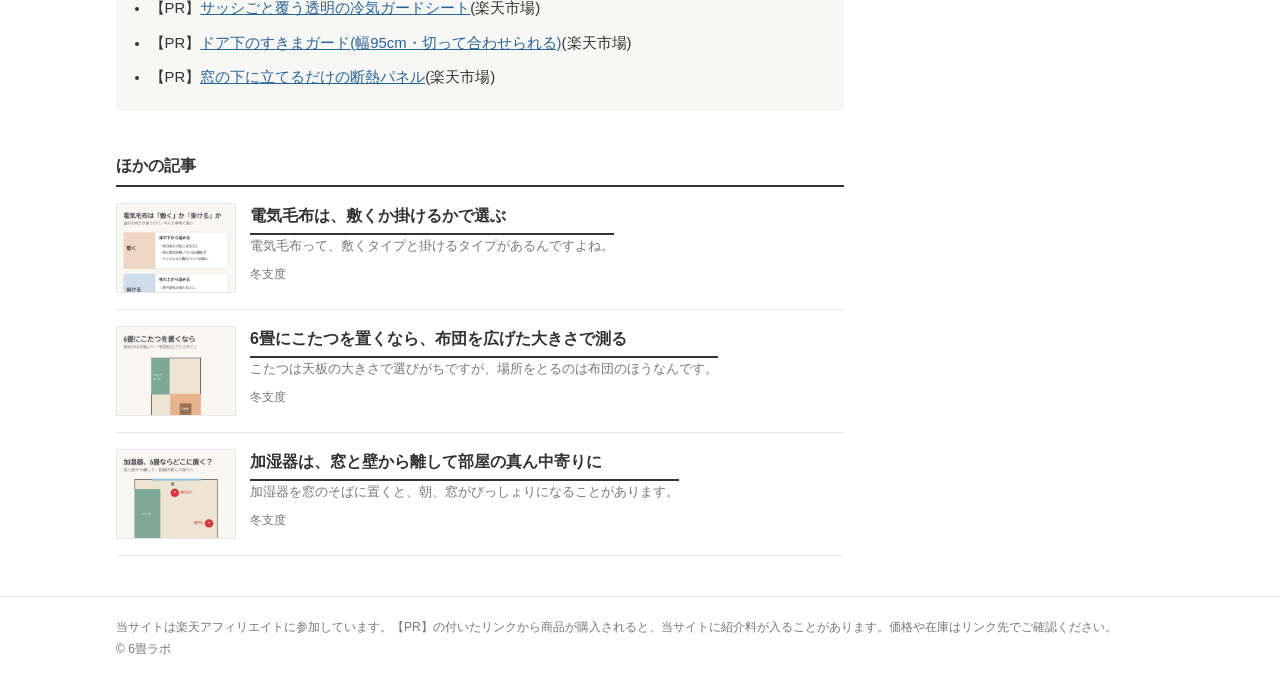
<file: docs/sukimakaze.html>
<!doctype html>
<html lang="ja"><head><meta charset="utf-8"><meta name="viewport" content="width=device-width,initial-scale=1">
<title>6畳のすきま風は、窓とサッシとドアの下から入る - 6畳ラボ</title><meta name="description" content="6畳のすきま風の入り口は、窓ガラスで冷えた空気、サッシのすき間、ドアの下の3つ。すき間テープ、冷気ガードシート、ドア下のすきまガードでふさぐ方法。"><link rel="canonical" href="https://kame6493-del.github.io/6jo-lab/sukimakaze.html">
<meta property="og:site_name" content="6畳ラボ"><meta property="og:title" content="6畳のすきま風は、窓とサッシとドアの下から入る - 6畳ラボ"><meta property="og:description" content="6畳のすきま風の入り口は、窓ガラスで冷えた空気、サッシのすき間、ドアの下の3つ。すき間テープ、冷気ガードシート、ドア下のすきまガードでふさぐ方法。"><meta property="og:type" content="article"><meta property="og:url" content="https://kame6493-del.github.io/6jo-lab/sukimakaze.html"><meta property="og:image" content="https://kame6493-del.github.io/6jo-lab/img/sukimakaze.jpg">
<meta name="twitter:card" content="summary_large_image"><link rel="icon" href="img/icon.png"><link rel="stylesheet" href="style.css"></head>
<body><div class="site"><div class="in"><a href="./"><img src="img/icon.png" alt="">6畳ラボ</a></div></div>
<div class="wrap"><main><article>
<h1>6畳のすきま風は、窓とサッシとドアの下から入る</h1>
<p class="meta">2026年10月8日 ・ 冬支度</p>
<p class="pr-note">この記事には楽天アフィリエイトのリンクが含まれています。</p>
<figure><img src="img/sukimakaze.jpg" alt="6畳のすきま風は、窓とサッシとドアの下から入る" width="900" height="1350"></figure>
<p>暖房をつけているのに足元だけ寒い。そういうときは、すきま風を疑ってみるといいです。</p><p>ワンルームで冷気が入ってくる場所は、だいたい3つです。窓ガラスで冷やされて床に落ちてくる空気、サッシのすき間から入る風、それから玄関や廊下につながるドアの下のすき間。</p><p>窓ガラスの冷えには、床まで届くカーテンと、窓の下に立てる断熱パネルが効きます。サッシのすき間は、すき間テープで埋めるか、サッシごと透明のシートで覆ってしまう方法があります。</p><p>ドアの下は、すきまガードを付けると冷気だけでなくほこりも入りにくくなります。幅に合わせて切れるものが多いので、先にドアの幅を測っておきます。</p><p>賃貸なら、貼る物ははがしたときに跡が残らないかを、目立たない所で一度試してから使うと安心です。</p>
<div class="items"><h2>紹介した商品</h2><ul><li>【PR】<a href="https://a.r10.to/h5eW1v" rel="sponsored noopener" target="_blank">ドアや窓に貼るD型のすき間テープ</a>(楽天市場)</li><li>【PR】<a href="https://a.r10.to/hFOd19" rel="sponsored noopener" target="_blank">サッシごと覆う透明の冷気ガードシート</a>(楽天市場)</li><li>【PR】<a href="https://a.r10.to/hgM1XD" rel="sponsored noopener" target="_blank">ドア下のすきまガード(幅95cm・切って合わせられる)</a>(楽天市場)</li><li>【PR】<a href="https://a.r10.to/hPv5xW" rel="sponsored noopener" target="_blank">窓の下に立てるだけの断熱パネル</a>(楽天市場)</li></ul></div>
</article>
<section class="related"><h2>ほかの記事</h2><div class="list"><a href="denki-moufu.html"><img src="img/denki-moufu-thumb.jpg" alt="" loading="lazy" width="120" height="90"><div><h2>電気毛布は、敷くか掛けるかで選ぶ</h2><p>電気毛布って、敷くタイプと掛けるタイプがあるんですよね。</p><small>冬支度</small></div></a><a href="kotatsu.html"><img src="img/kotatsu-thumb.jpg" alt="" loading="lazy" width="120" height="90"><div><h2>6畳にこたつを置くなら、布団を広げた大きさで測る</h2><p>こたつは天板の大きさで選びがちですが、場所をとるのは布団のほうなんです。</p><small>冬支度</small></div></a><a href="kashitsuki.html"><img src="img/kashitsuki-thumb.jpg" alt="" loading="lazy" width="120" height="90"><div><h2>加湿器は、窓と壁から離して部屋の真ん中寄りに</h2><p>加湿器を窓のそばに置くと、朝、窓がびっしょりになることがあります。</p><small>冬支度</small></div></a></div></section></main>
<aside><div class="box"><img src="img/icon.png" alt=""><b>6畳ラボ</b><p>6畳・ワンルームの賃貸の部屋づくりを、寸法と図でまとめています。ラグやカーテン、冬の寝具など、買う前に測っておきたいところが中心です。</p><p>紹介している商品は<a href="https://room.rakuten.co.jp/room_1c124220fb/items">楽天ROOM</a>にもまとめています。</p></div></aside></div>
<footer><div class="in">当サイトは楽天アフィリエイトに参加しています。【PR】の付いたリンクから商品が購入されると、当サイトに紹介料が入ることがあります。価格や在庫はリンク先でご確認ください。<br>© 6畳ラボ</div></footer>
</body></html>
</file>
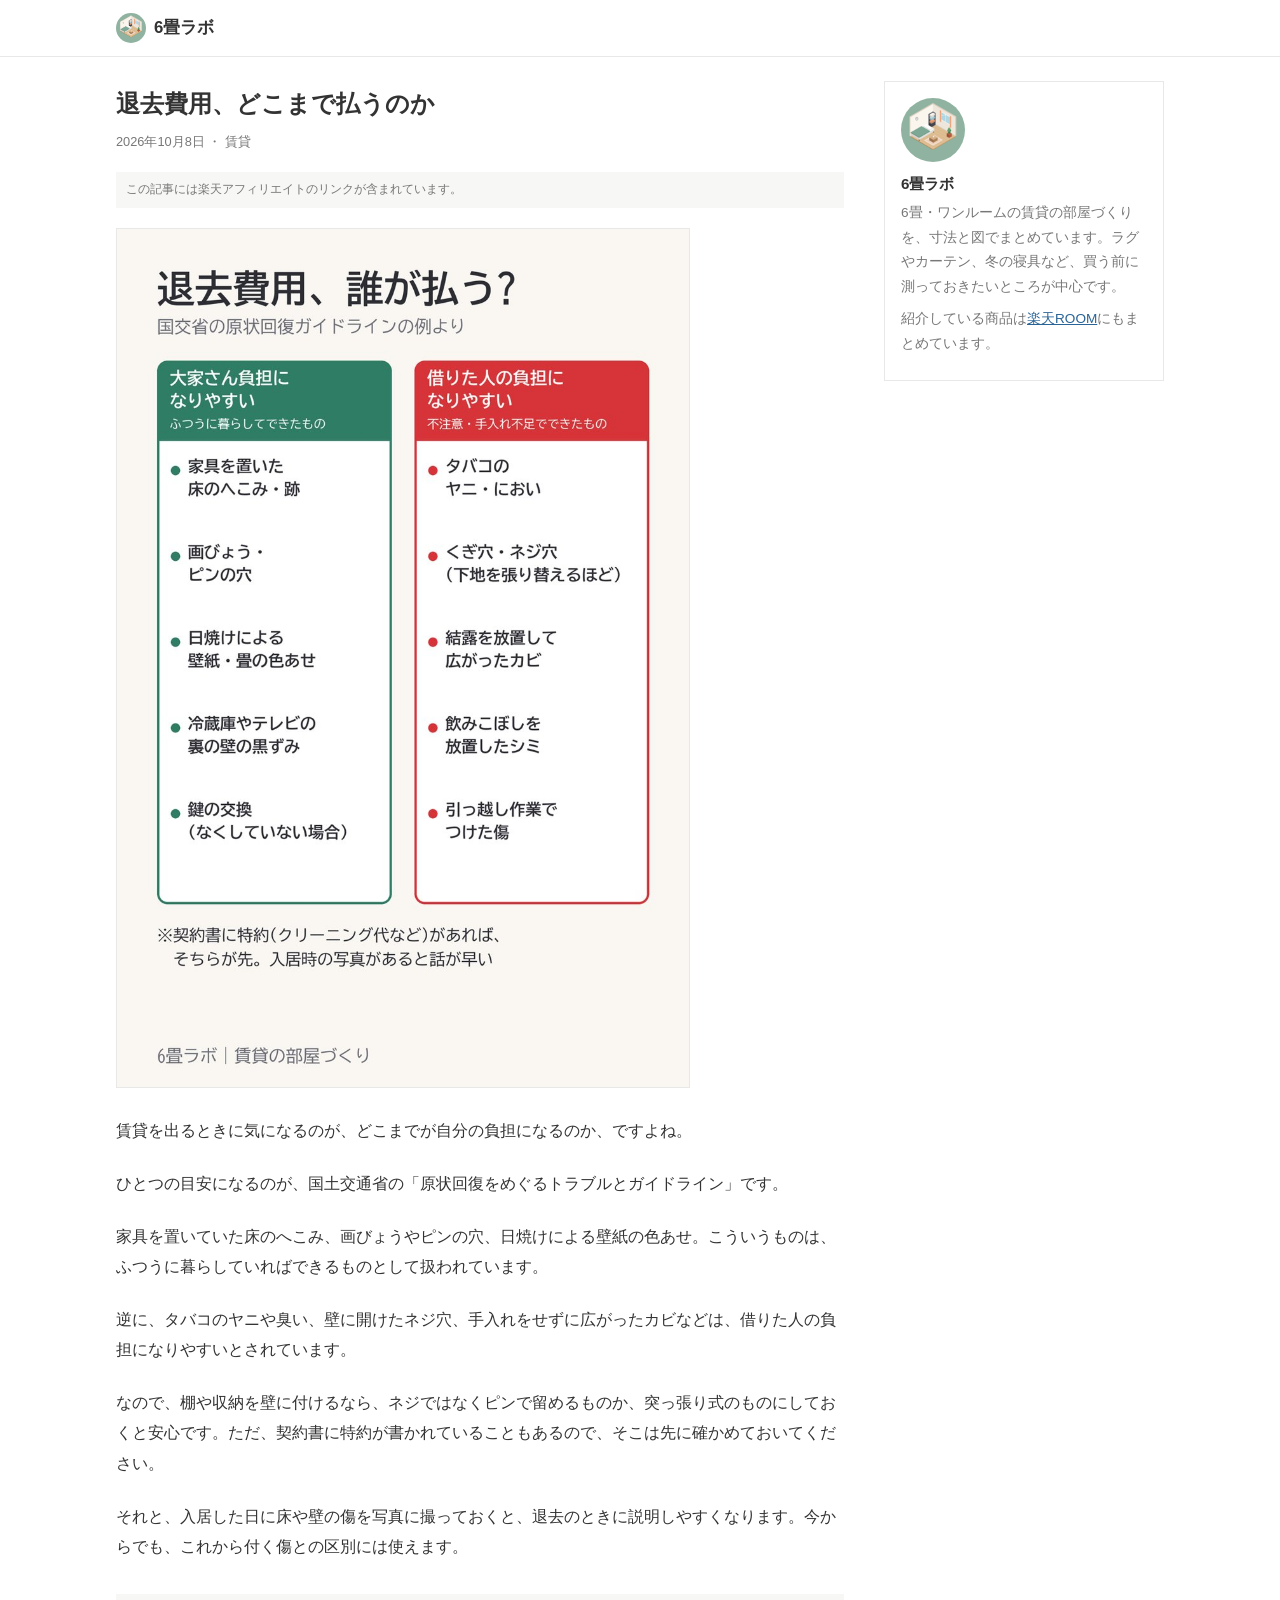
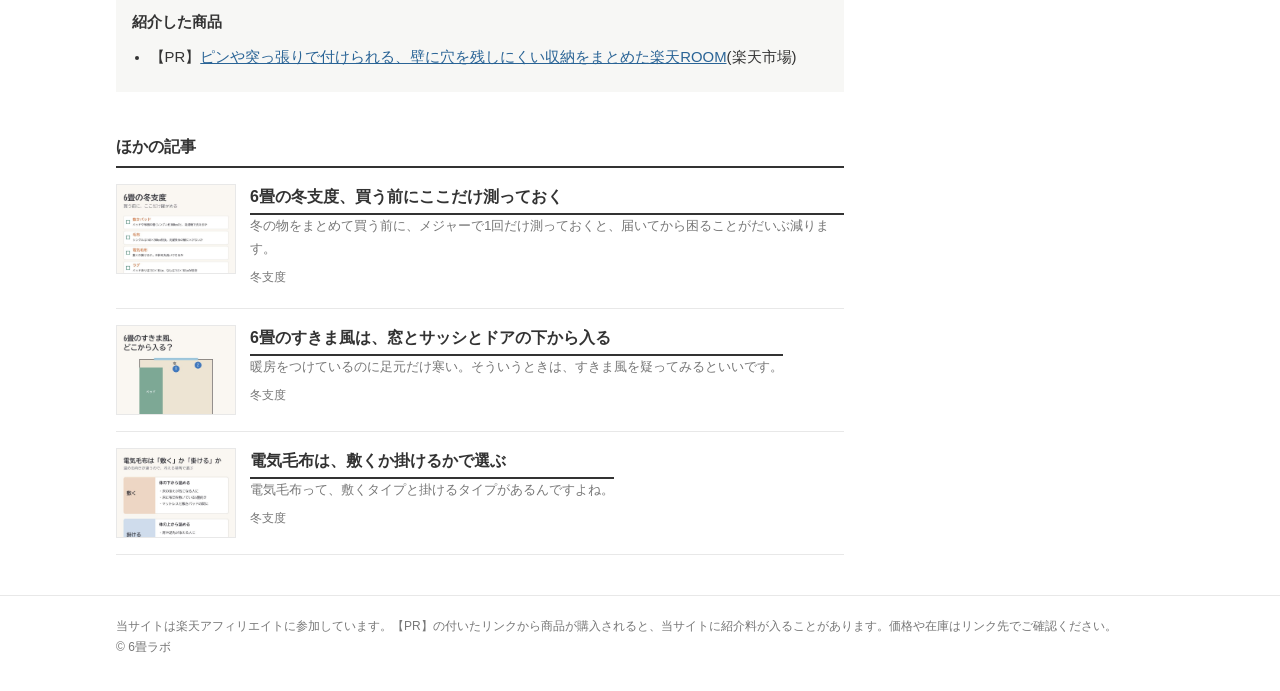
<file: docs/taikyo.html>
<!doctype html>
<html lang="ja"><head><meta charset="utf-8"><meta name="viewport" content="width=device-width,initial-scale=1">
<title>退去費用、どこまで払うのか - 6畳ラボ</title><meta name="description" content="国交省の原状回復ガイドラインでは、家具の跡や画びょうの穴、日焼けはふつうに暮らしてできたもの。ネジ穴やタバコのヤニは借りた人の負担になりやすい。"><link rel="canonical" href="https://kame6493-del.github.io/6jo-lab/taikyo.html">
<meta property="og:site_name" content="6畳ラボ"><meta property="og:title" content="退去費用、どこまで払うのか - 6畳ラボ"><meta property="og:description" content="国交省の原状回復ガイドラインでは、家具の跡や画びょうの穴、日焼けはふつうに暮らしてできたもの。ネジ穴やタバコのヤニは借りた人の負担になりやすい。"><meta property="og:type" content="article"><meta property="og:url" content="https://kame6493-del.github.io/6jo-lab/taikyo.html"><meta property="og:image" content="https://kame6493-del.github.io/6jo-lab/img/taikyo.jpg">
<meta name="twitter:card" content="summary_large_image"><link rel="icon" href="img/icon.png"><link rel="stylesheet" href="style.css"></head>
<body><div class="site"><div class="in"><a href="./"><img src="img/icon.png" alt="">6畳ラボ</a></div></div>
<div class="wrap"><main><article>
<h1>退去費用、どこまで払うのか</h1>
<p class="meta">2026年10月8日 ・ 賃貸</p>
<p class="pr-note">この記事には楽天アフィリエイトのリンクが含まれています。</p>
<figure><img src="img/taikyo.jpg" alt="退去費用、どこまで払うのか" width="900" height="1350"></figure>
<p>賃貸を出るときに気になるのが、どこまでが自分の負担になるのか、ですよね。</p><p>ひとつの目安になるのが、国土交通省の「原状回復をめぐるトラブルとガイドライン」です。</p><p>家具を置いていた床のへこみ、画びょうやピンの穴、日焼けによる壁紙の色あせ。こういうものは、ふつうに暮らしていればできるものとして扱われています。</p><p>逆に、タバコのヤニや臭い、壁に開けたネジ穴、手入れをせずに広がったカビなどは、借りた人の負担になりやすいとされています。</p><p>なので、棚や収納を壁に付けるなら、ネジではなくピンで留めるものか、突っ張り式のものにしておくと安心です。ただ、契約書に特約が書かれていることもあるので、そこは先に確かめておいてください。</p><p>それと、入居した日に床や壁の傷を写真に撮っておくと、退去のときに説明しやすくなります。今からでも、これから付く傷との区別には使えます。</p>
<div class="items"><h2>紹介した商品</h2><ul><li>【PR】<a href="https://room.rakuten.co.jp/room_1c124220fb/collection/1800012748348292" rel="sponsored noopener" target="_blank">ピンや突っ張りで付けられる、壁に穴を残しにくい収納をまとめた楽天ROOM</a>(楽天市場)</li></ul></div>
</article>
<section class="related"><h2>ほかの記事</h2><div class="list"><a href="fuyu-checklist.html"><img src="img/fuyu-checklist-thumb.jpg" alt="" loading="lazy" width="120" height="90"><div><h2>6畳の冬支度、買う前にここだけ測っておく</h2><p>冬の物をまとめて買う前に、メジャーで1回だけ測っておくと、届いてから困ることがだいぶ減ります。</p><small>冬支度</small></div></a><a href="sukimakaze.html"><img src="img/sukimakaze-thumb.jpg" alt="" loading="lazy" width="120" height="90"><div><h2>6畳のすきま風は、窓とサッシとドアの下から入る</h2><p>暖房をつけているのに足元だけ寒い。そういうときは、すきま風を疑ってみるといいです。</p><small>冬支度</small></div></a><a href="denki-moufu.html"><img src="img/denki-moufu-thumb.jpg" alt="" loading="lazy" width="120" height="90"><div><h2>電気毛布は、敷くか掛けるかで選ぶ</h2><p>電気毛布って、敷くタイプと掛けるタイプがあるんですよね。</p><small>冬支度</small></div></a></div></section></main>
<aside><div class="box"><img src="img/icon.png" alt=""><b>6畳ラボ</b><p>6畳・ワンルームの賃貸の部屋づくりを、寸法と図でまとめています。ラグやカーテン、冬の寝具など、買う前に測っておきたいところが中心です。</p><p>紹介している商品は<a href="https://room.rakuten.co.jp/room_1c124220fb/items">楽天ROOM</a>にもまとめています。</p></div></aside></div>
<footer><div class="in">当サイトは楽天アフィリエイトに参加しています。【PR】の付いたリンクから商品が購入されると、当サイトに紹介料が入ることがあります。価格や在庫はリンク先でご確認ください。<br>© 6畳ラボ</div></footer>
</body></html>
</file>
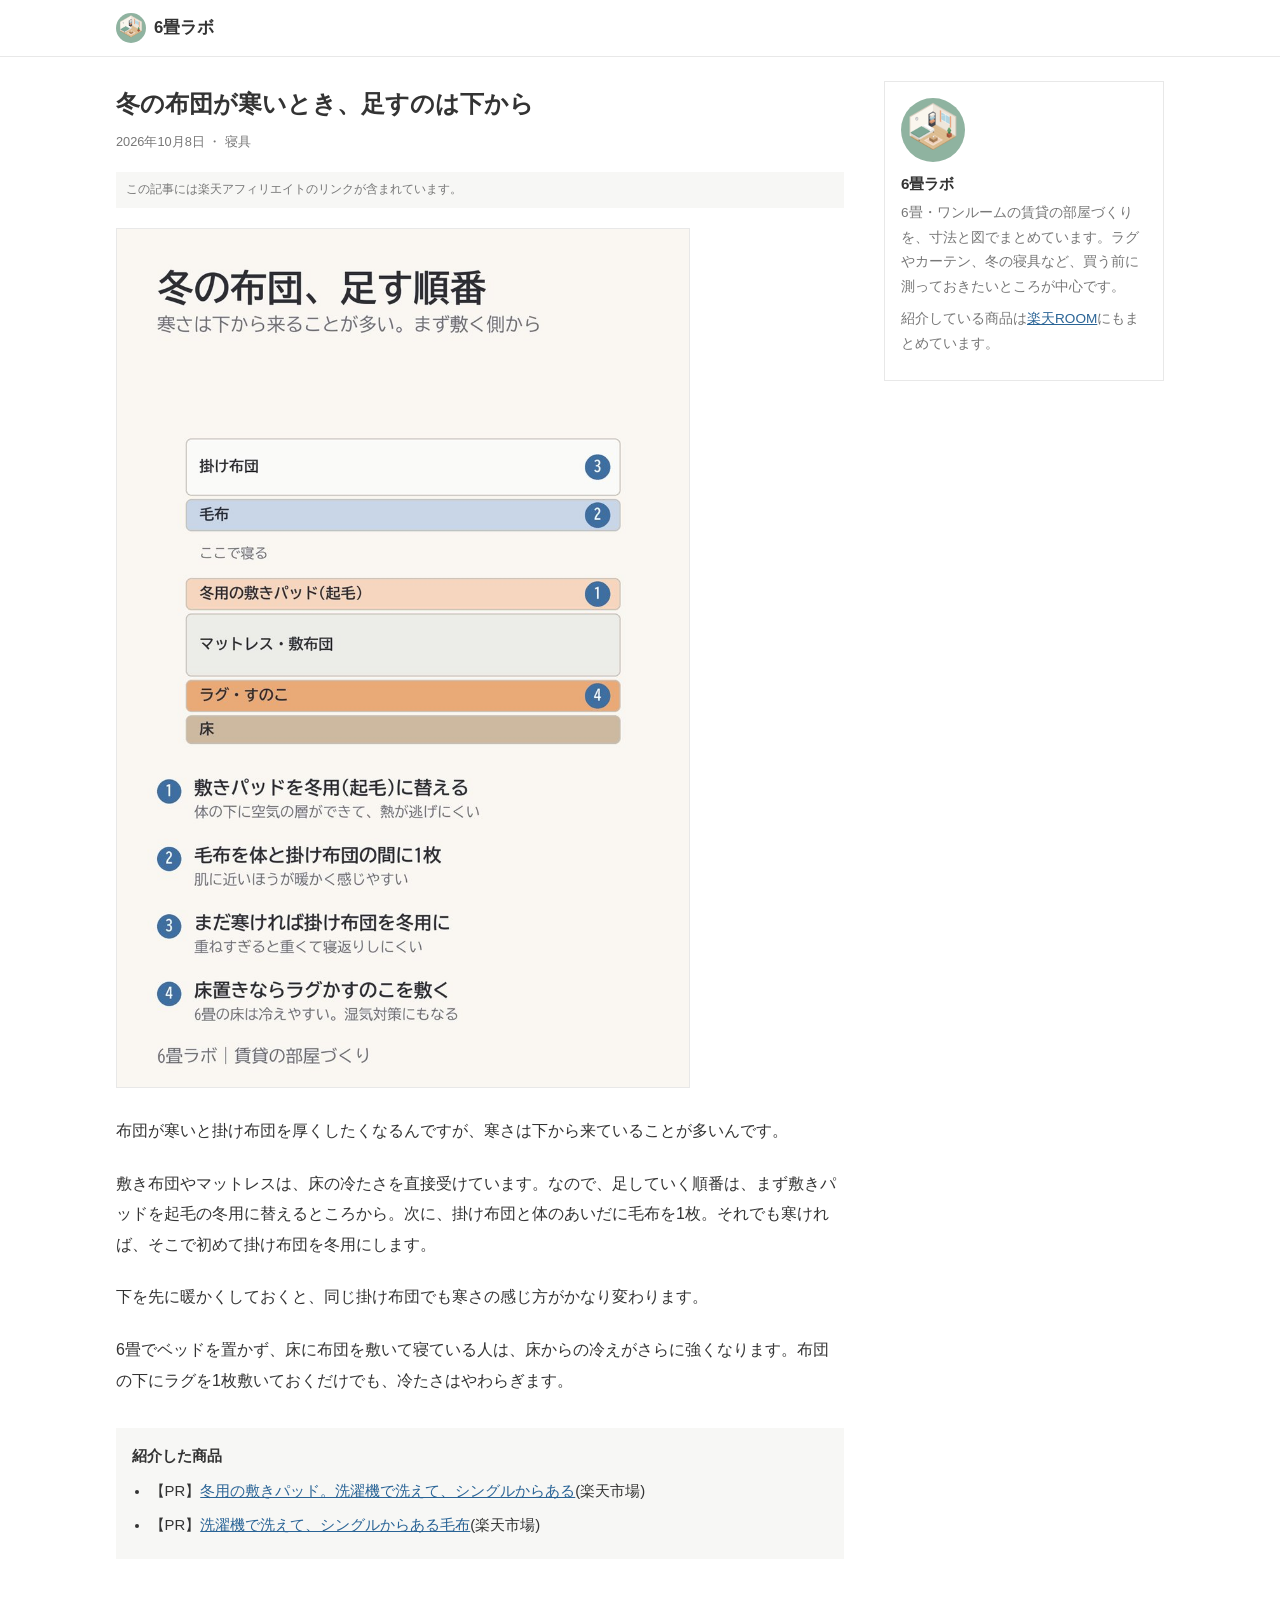
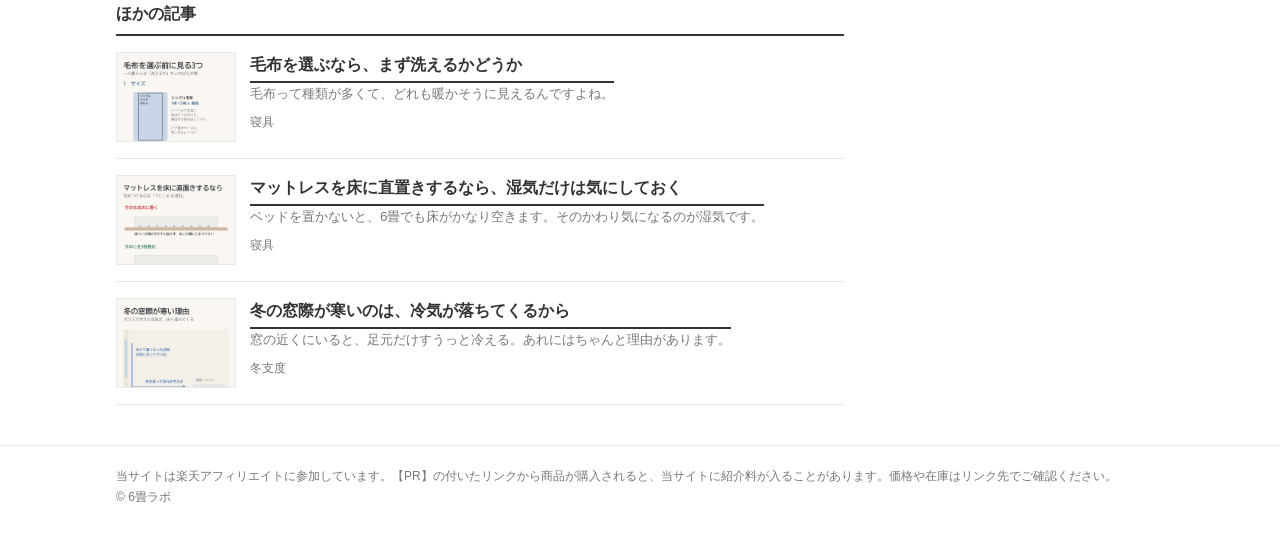
<file: docs/winter-futon.html>
<!doctype html>
<html lang="ja"><head><meta charset="utf-8"><meta name="viewport" content="width=device-width,initial-scale=1">
<title>冬の布団が寒いとき、足すのは下から - 6畳ラボ</title><meta name="description" content="冬の寝具は下から足すのが目安。敷きパッドを冬用に、掛け布団と体の間に毛布、それでも寒ければ掛け布団を冬用に。"><link rel="canonical" href="https://kame6493-del.github.io/6jo-lab/winter-futon.html">
<meta property="og:site_name" content="6畳ラボ"><meta property="og:title" content="冬の布団が寒いとき、足すのは下から - 6畳ラボ"><meta property="og:description" content="冬の寝具は下から足すのが目安。敷きパッドを冬用に、掛け布団と体の間に毛布、それでも寒ければ掛け布団を冬用に。"><meta property="og:type" content="article"><meta property="og:url" content="https://kame6493-del.github.io/6jo-lab/winter-futon.html"><meta property="og:image" content="https://kame6493-del.github.io/6jo-lab/img/winter-futon.jpg">
<meta name="twitter:card" content="summary_large_image"><link rel="icon" href="img/icon.png"><link rel="stylesheet" href="style.css"></head>
<body><div class="site"><div class="in"><a href="./"><img src="img/icon.png" alt="">6畳ラボ</a></div></div>
<div class="wrap"><main><article>
<h1>冬の布団が寒いとき、足すのは下から</h1>
<p class="meta">2026年10月8日 ・ 寝具</p>
<p class="pr-note">この記事には楽天アフィリエイトのリンクが含まれています。</p>
<figure><img src="img/winter-futon.jpg" alt="冬の布団が寒いとき、足すのは下から" width="900" height="1350"></figure>
<p>布団が寒いと掛け布団を厚くしたくなるんですが、寒さは下から来ていることが多いんです。</p><p>敷き布団やマットレスは、床の冷たさを直接受けています。なので、足していく順番は、まず敷きパッドを起毛の冬用に替えるところから。次に、掛け布団と体のあいだに毛布を1枚。それでも寒ければ、そこで初めて掛け布団を冬用にします。</p><p>下を先に暖かくしておくと、同じ掛け布団でも寒さの感じ方がかなり変わります。</p><p>6畳でベッドを置かず、床に布団を敷いて寝ている人は、床からの冷えがさらに強くなります。布団の下にラグを1枚敷いておくだけでも、冷たさはやわらぎます。</p>
<div class="items"><h2>紹介した商品</h2><ul><li>【PR】<a href="https://a.r10.to/hgG3qt" rel="sponsored noopener" target="_blank">冬用の敷きパッド。洗濯機で洗えて、シングルからある</a>(楽天市場)</li><li>【PR】<a href="https://a.r10.to/hFOkGj" rel="sponsored noopener" target="_blank">洗濯機で洗えて、シングルからある毛布</a>(楽天市場)</li></ul></div>
</article>
<section class="related"><h2>ほかの記事</h2><div class="list"><a href="moufu.html"><img src="img/moufu-thumb.jpg" alt="" loading="lazy" width="120" height="90"><div><h2>毛布を選ぶなら、まず洗えるかどうか</h2><p>毛布って種類が多くて、どれも暖かそうに見えるんですよね。</p><small>寝具</small></div></a><a href="mattress.html"><img src="img/mattress-thumb.jpg" alt="" loading="lazy" width="120" height="90"><div><h2>マットレスを床に直置きするなら、湿気だけは気にしておく</h2><p>ベッドを置かないと、6畳でも床がかなり空きます。そのかわり気になるのが湿気です。</p><small>寝具</small></div></a><a href="mado-reiki.html"><img src="img/mado-reiki-thumb.jpg" alt="" loading="lazy" width="120" height="90"><div><h2>冬の窓際が寒いのは、冷気が落ちてくるから</h2><p>窓の近くにいると、足元だけすうっと冷える。あれにはちゃんと理由があります。</p><small>冬支度</small></div></a></div></section></main>
<aside><div class="box"><img src="img/icon.png" alt=""><b>6畳ラボ</b><p>6畳・ワンルームの賃貸の部屋づくりを、寸法と図でまとめています。ラグやカーテン、冬の寝具など、買う前に測っておきたいところが中心です。</p><p>紹介している商品は<a href="https://room.rakuten.co.jp/room_1c124220fb/items">楽天ROOM</a>にもまとめています。</p></div></aside></div>
<footer><div class="in">当サイトは楽天アフィリエイトに参加しています。【PR】の付いたリンクから商品が購入されると、当サイトに紹介料が入ることがあります。価格や在庫はリンク先でご確認ください。<br>© 6畳ラボ</div></footer>
</body></html>
</file>
<file: docs/style.css>
:root{--bg:#fff;--ink:#333;--sub:#777;--line:#e8e8e8;--soft:#f7f7f5;--link:#2a6496;--acc:#3e6b57}
@media (prefers-color-scheme:dark){:root{--bg:#1b1b1b;--ink:#ddd;--sub:#999;--line:#333;--soft:#242424;--link:#8ab4d8;--acc:#86b79f}}
*{box-sizing:border-box}html{-webkit-text-size-adjust:100%}
body{margin:0;background:var(--bg);color:var(--ink);font-family:-apple-system,BlinkMacSystemFont,"Hiragino Kaku Gothic ProN","Hiragino Sans",Meiryo,"Yu Gothic",sans-serif;font-size:16px;line-height:1.9;overflow-wrap:anywhere}
a{color:var(--link)}img{display:block;max-width:100%;height:auto}
.site{border-bottom:1px solid var(--line)}
.site .in{max-width:1080px;margin:0 auto;padding:12px 16px;display:flex;align-items:center;gap:10px}
.site a{display:flex;align-items:center;gap:8px;text-decoration:none;color:var(--ink);font-weight:bold;font-size:1.05rem}
.site img{width:30px;height:30px;border-radius:50%}
.wrap{max-width:1080px;margin:0 auto;padding:0 16px;display:grid;grid-template-columns:minmax(0,1fr);gap:40px}
@media (min-width:900px){.wrap{grid-template-columns:minmax(0,1fr) 280px}}
main{min-width:0;padding:24px 0 40px}
.intro{font-size:.92rem;color:var(--sub);margin:4px 0 20px}
.list a{display:flex;gap:14px;padding:16px 0;border-bottom:1px solid var(--line);text-decoration:none;color:var(--ink)}
.list img{width:120px;height:90px;object-fit:cover;object-position:top;border:1px solid var(--line);flex:none}
.list h2{font-size:1.02rem;line-height:1.6;margin:0 0 4px}
.list p{font-size:.84rem;color:var(--sub);line-height:1.7;margin:0}
.list small{font-size:.75rem;color:var(--sub)}
article h1{font-size:1.5rem;line-height:1.55;margin:4px 0 8px}
.meta{font-size:.8rem;color:var(--sub);margin:0 0 18px}
.pr-note{font-size:.78rem;color:var(--sub);background:var(--soft);padding:6px 10px;margin:0 0 20px}
article figure{margin:0 0 28px}
article figure img{border:1px solid var(--line);max-height:860px;width:auto}
article p{margin:0 0 1.4em}
.items{margin:32px 0 0;background:var(--soft);padding:14px 16px}
.items h2{font-size:.95rem;margin:0 0 6px}
.items li{margin:6px 0;font-size:.93rem}
.items ul{margin:0;padding-left:1.1em}
.related{margin-top:40px}
.related h2{font-size:1rem;border-bottom:2px solid var(--ink);padding-bottom:4px;margin:0}
aside{padding:24px 0 40px}
.box{border:1px solid var(--line);padding:16px;font-size:.85rem;line-height:1.8}
.box img{width:64px;height:64px;border-radius:50%;margin:0 0 8px}
.box b{display:block;font-size:.95rem;margin-bottom:4px}
.box p{margin:0 0 8px;color:var(--sub)}
footer{border-top:1px solid var(--line);font-size:.75rem;color:var(--sub)}
footer .in{max-width:1080px;margin:0 auto;padding:20px 16px 32px;line-height:1.8}
footer a{color:var(--sub)}
</file>
